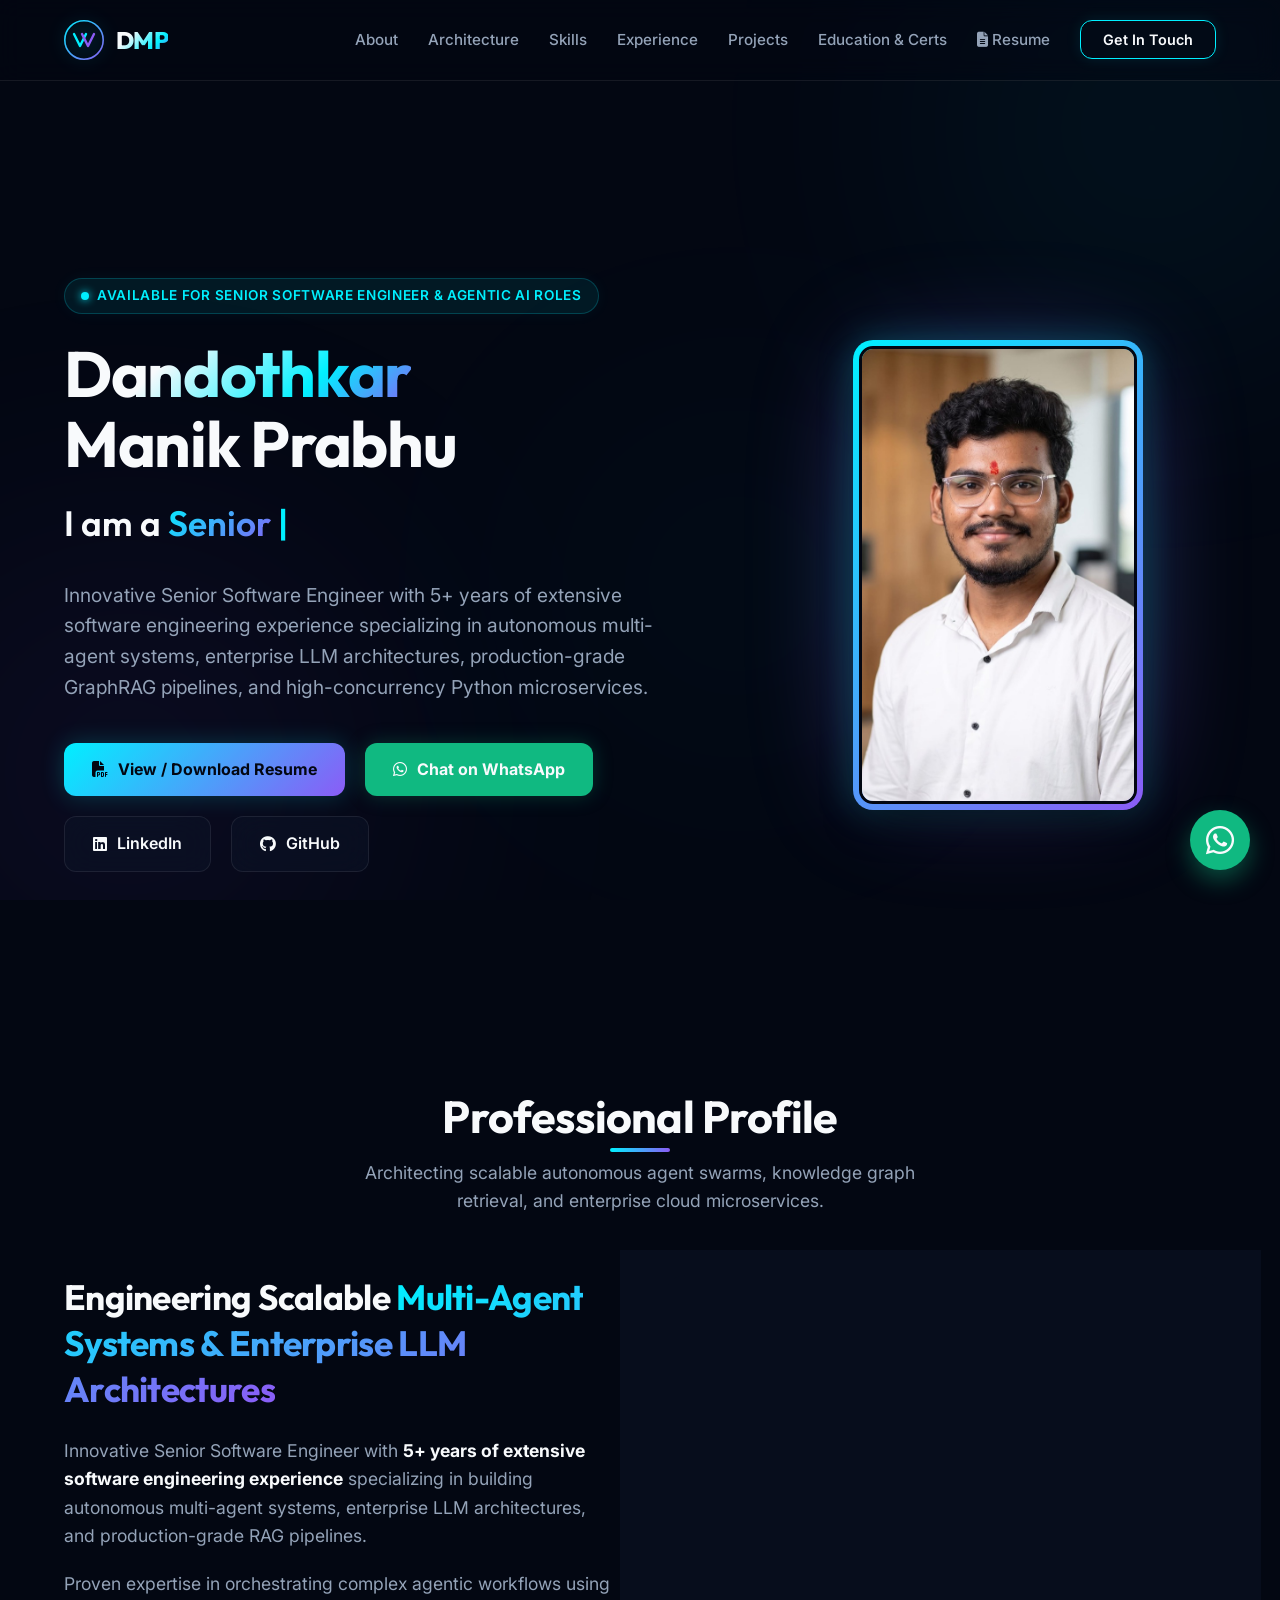
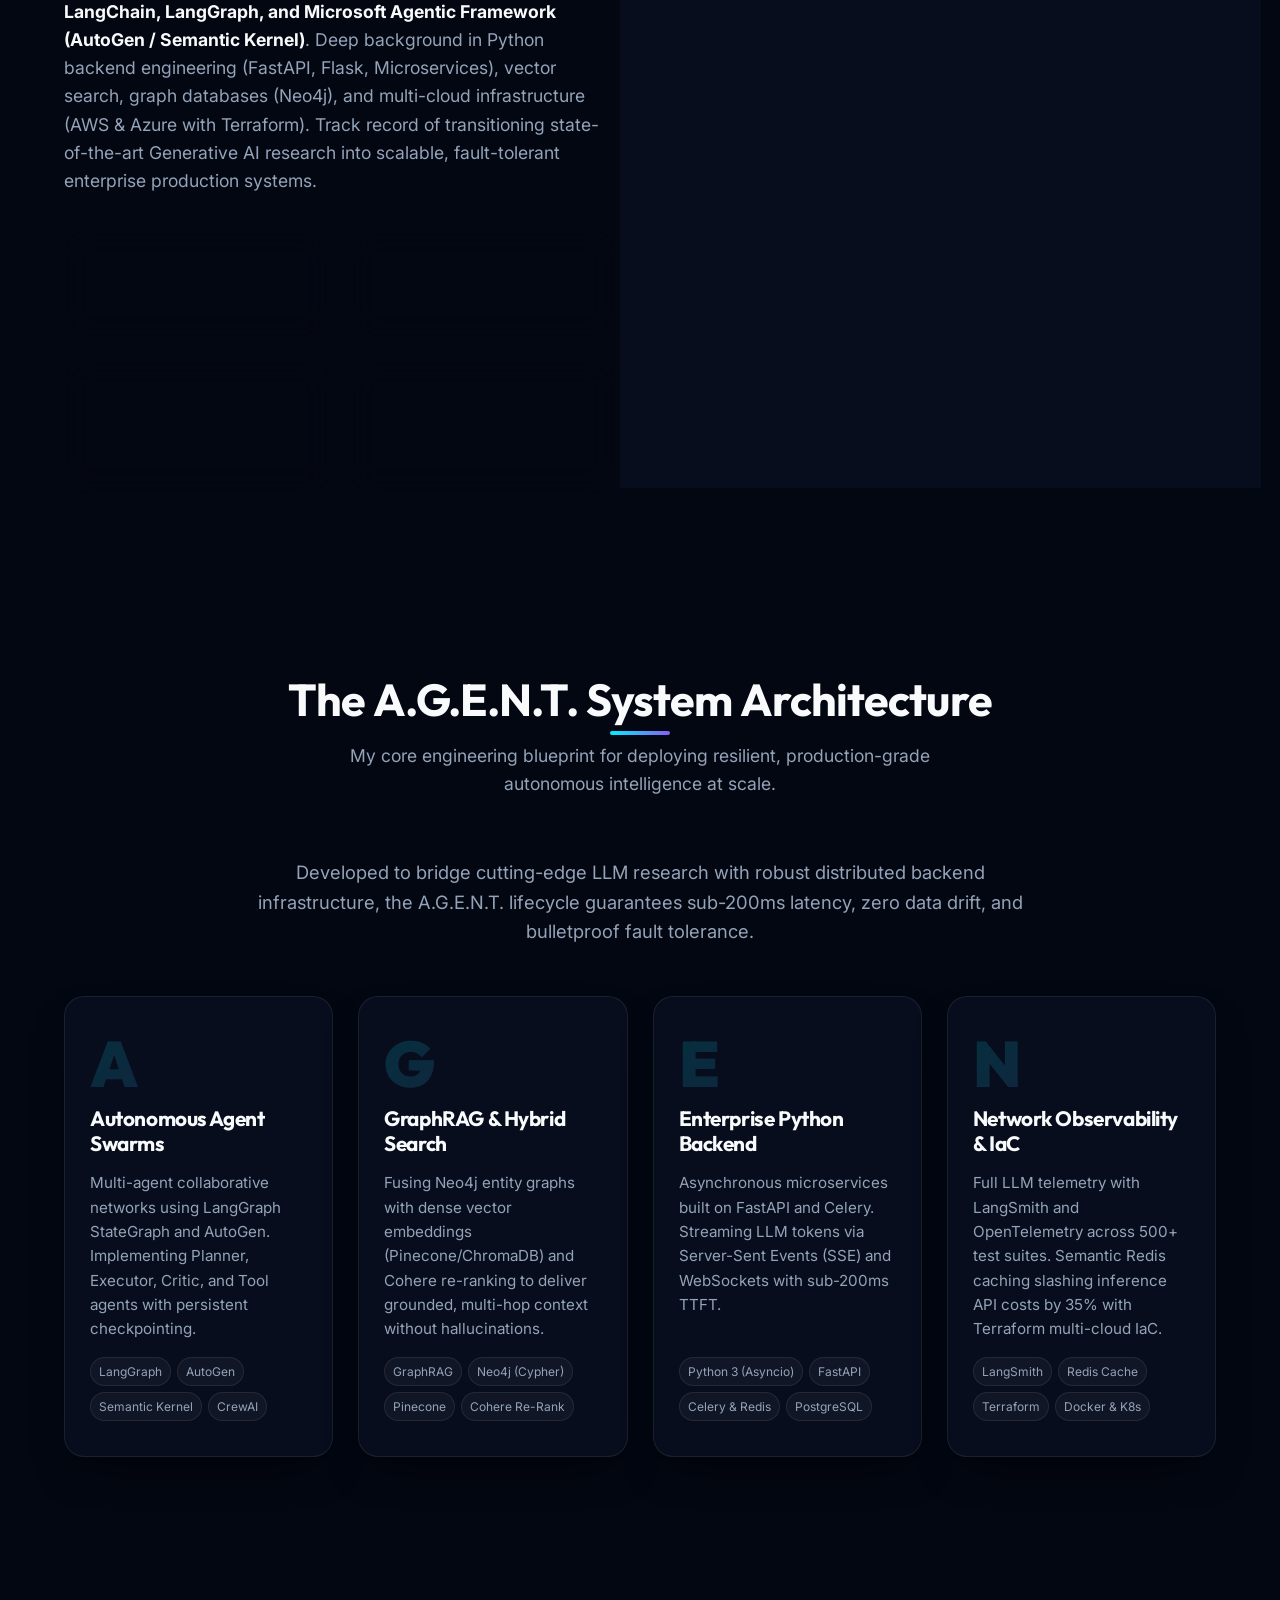
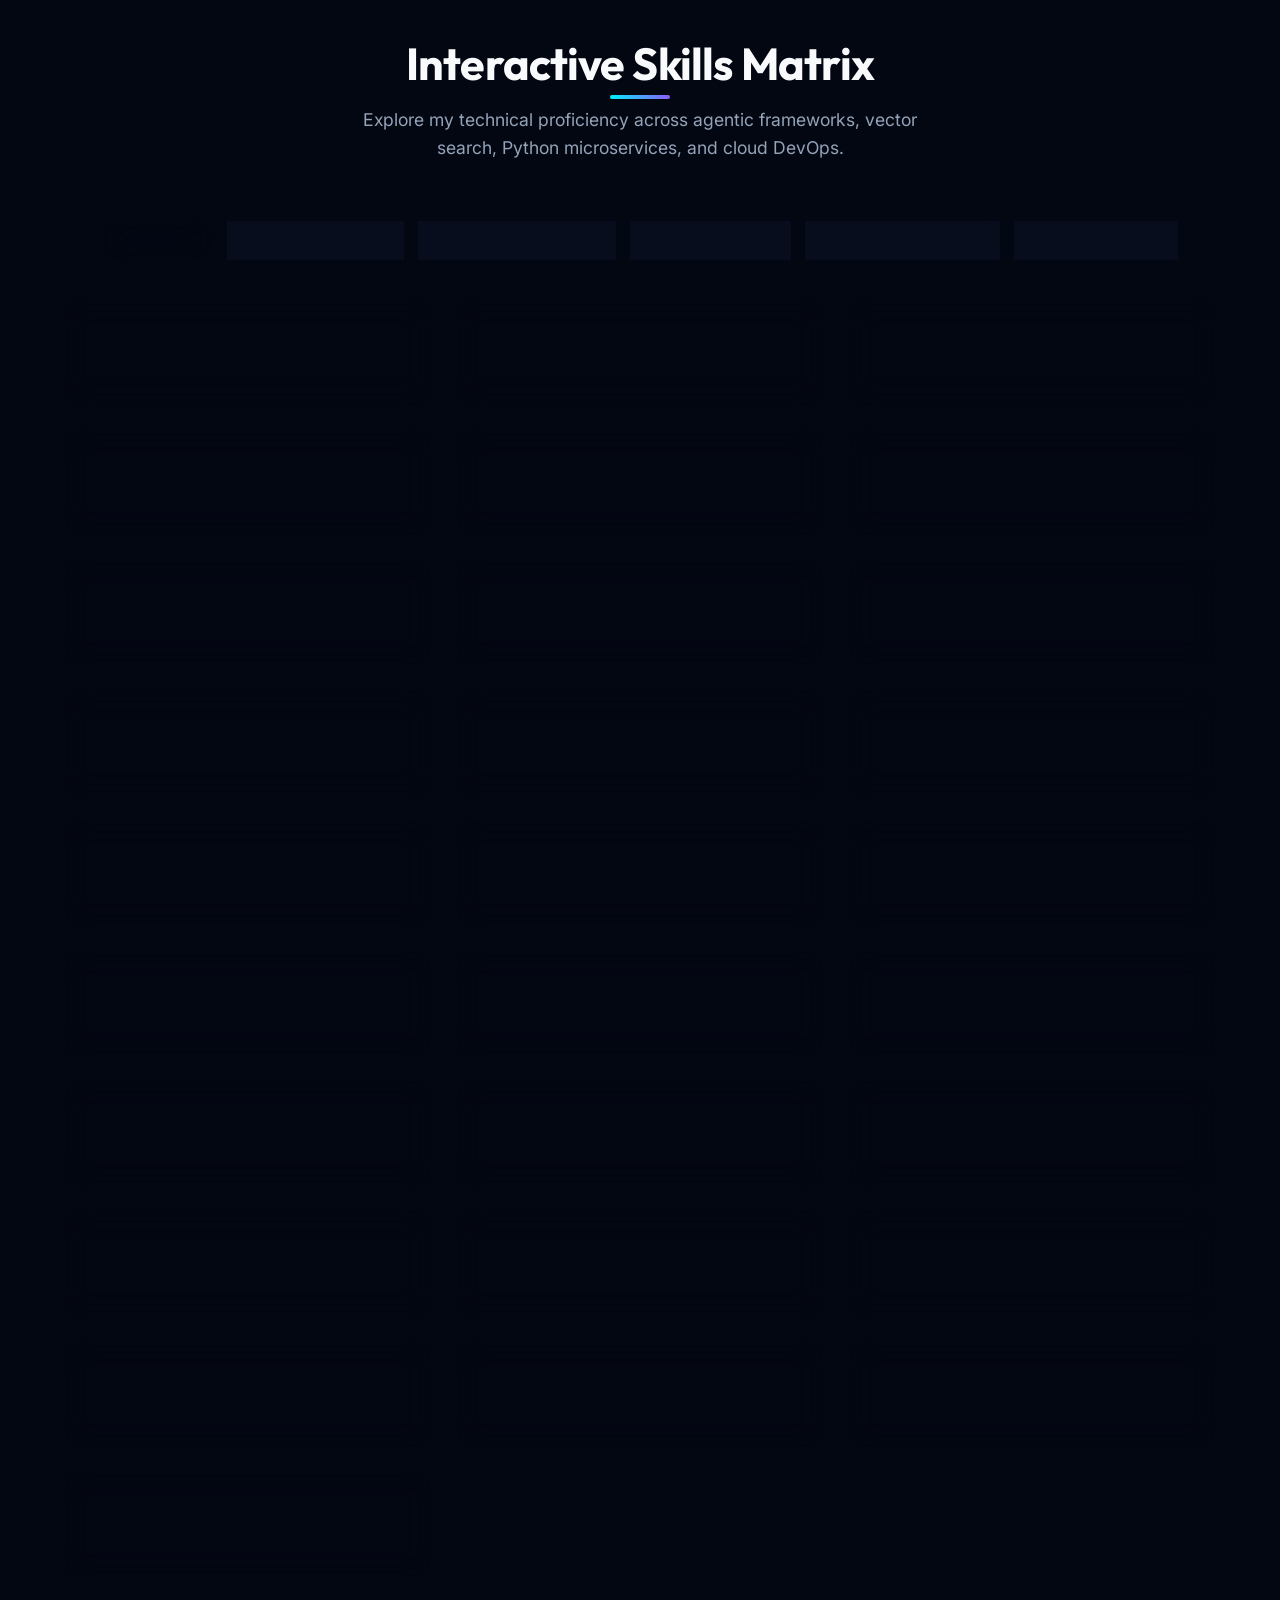
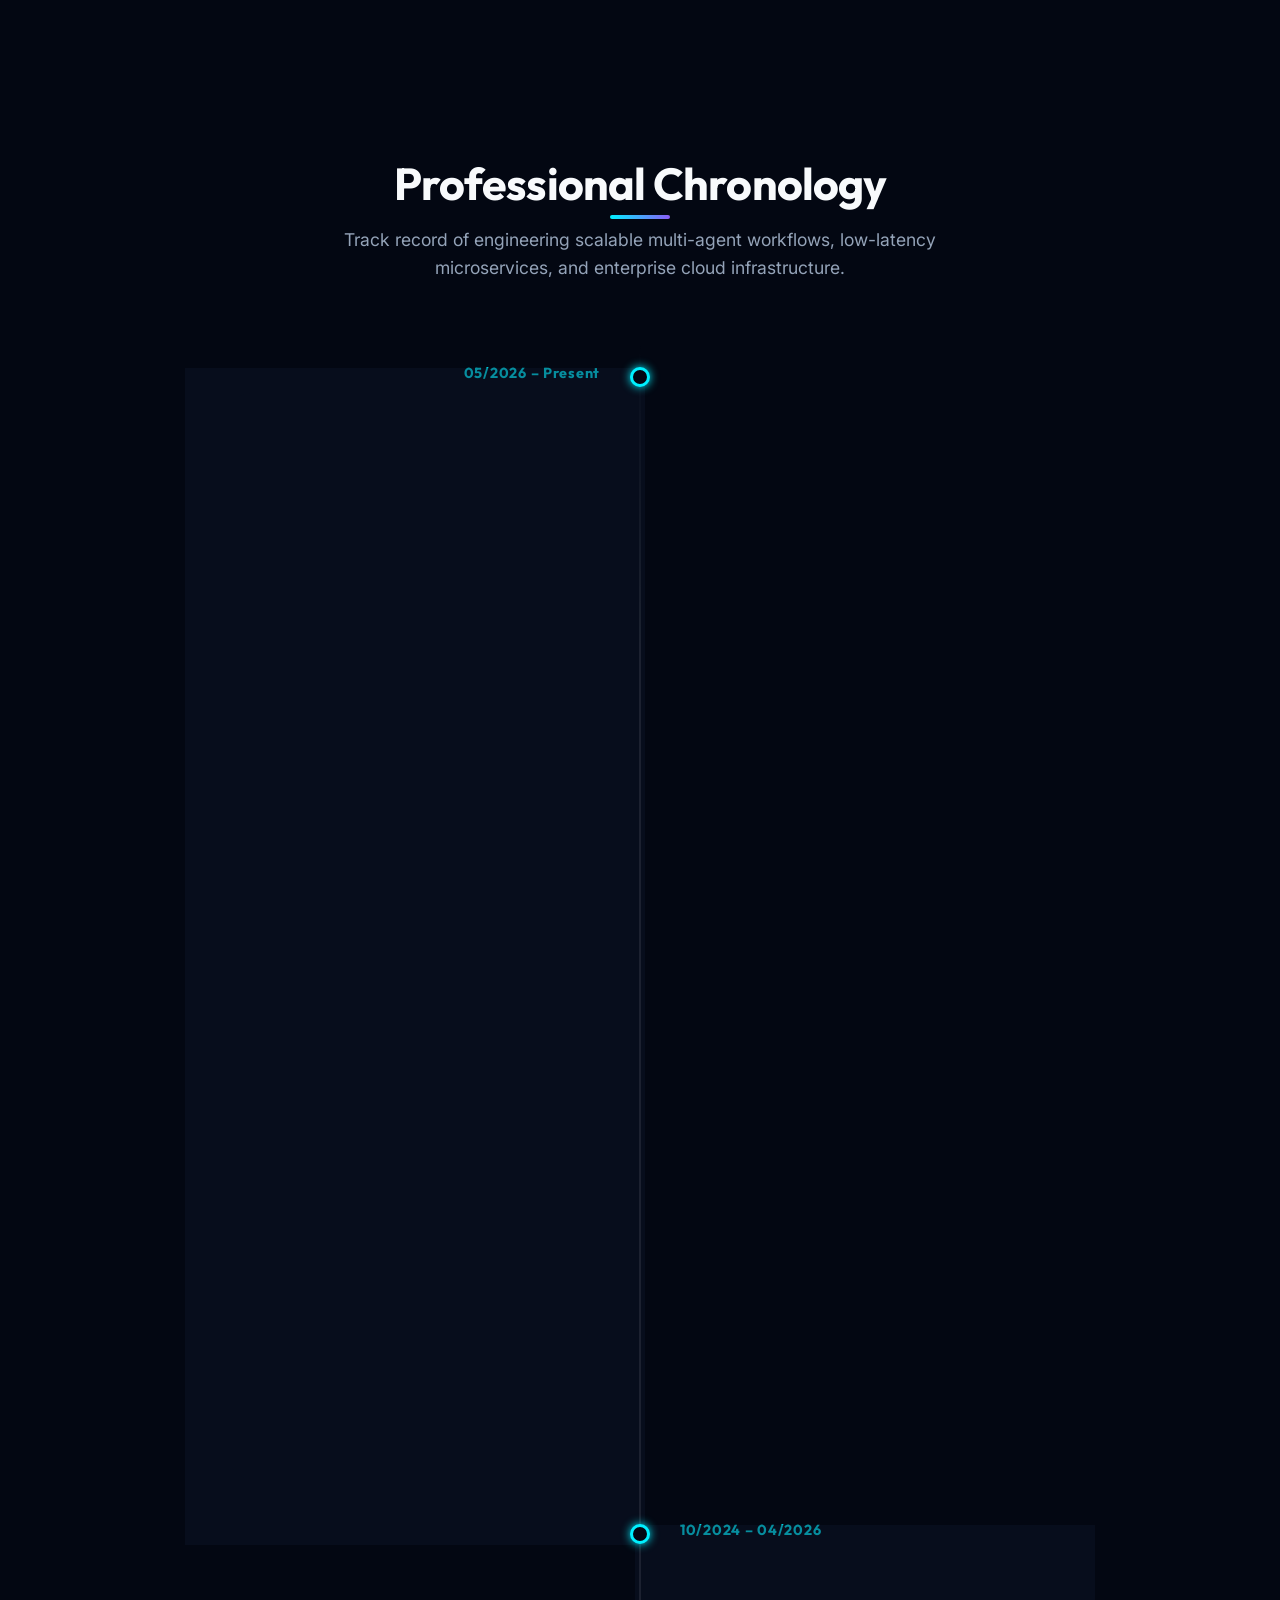
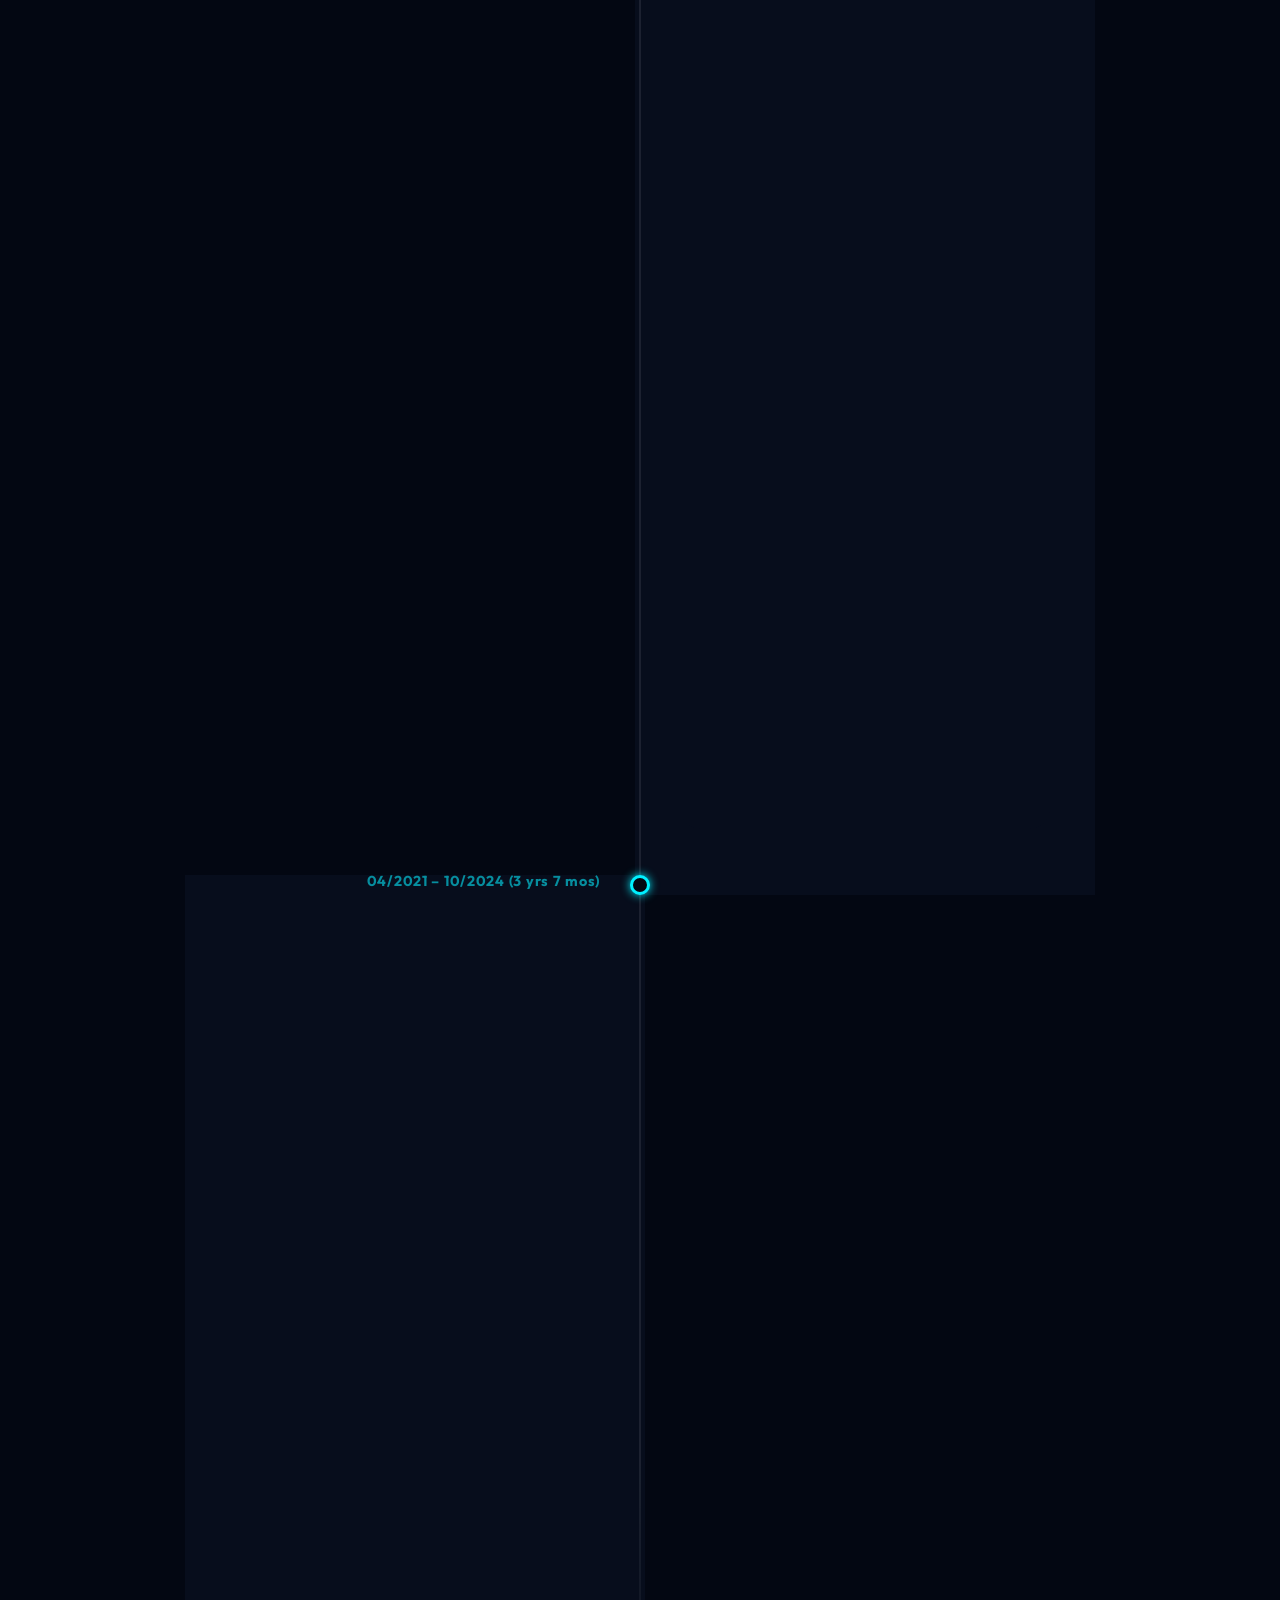
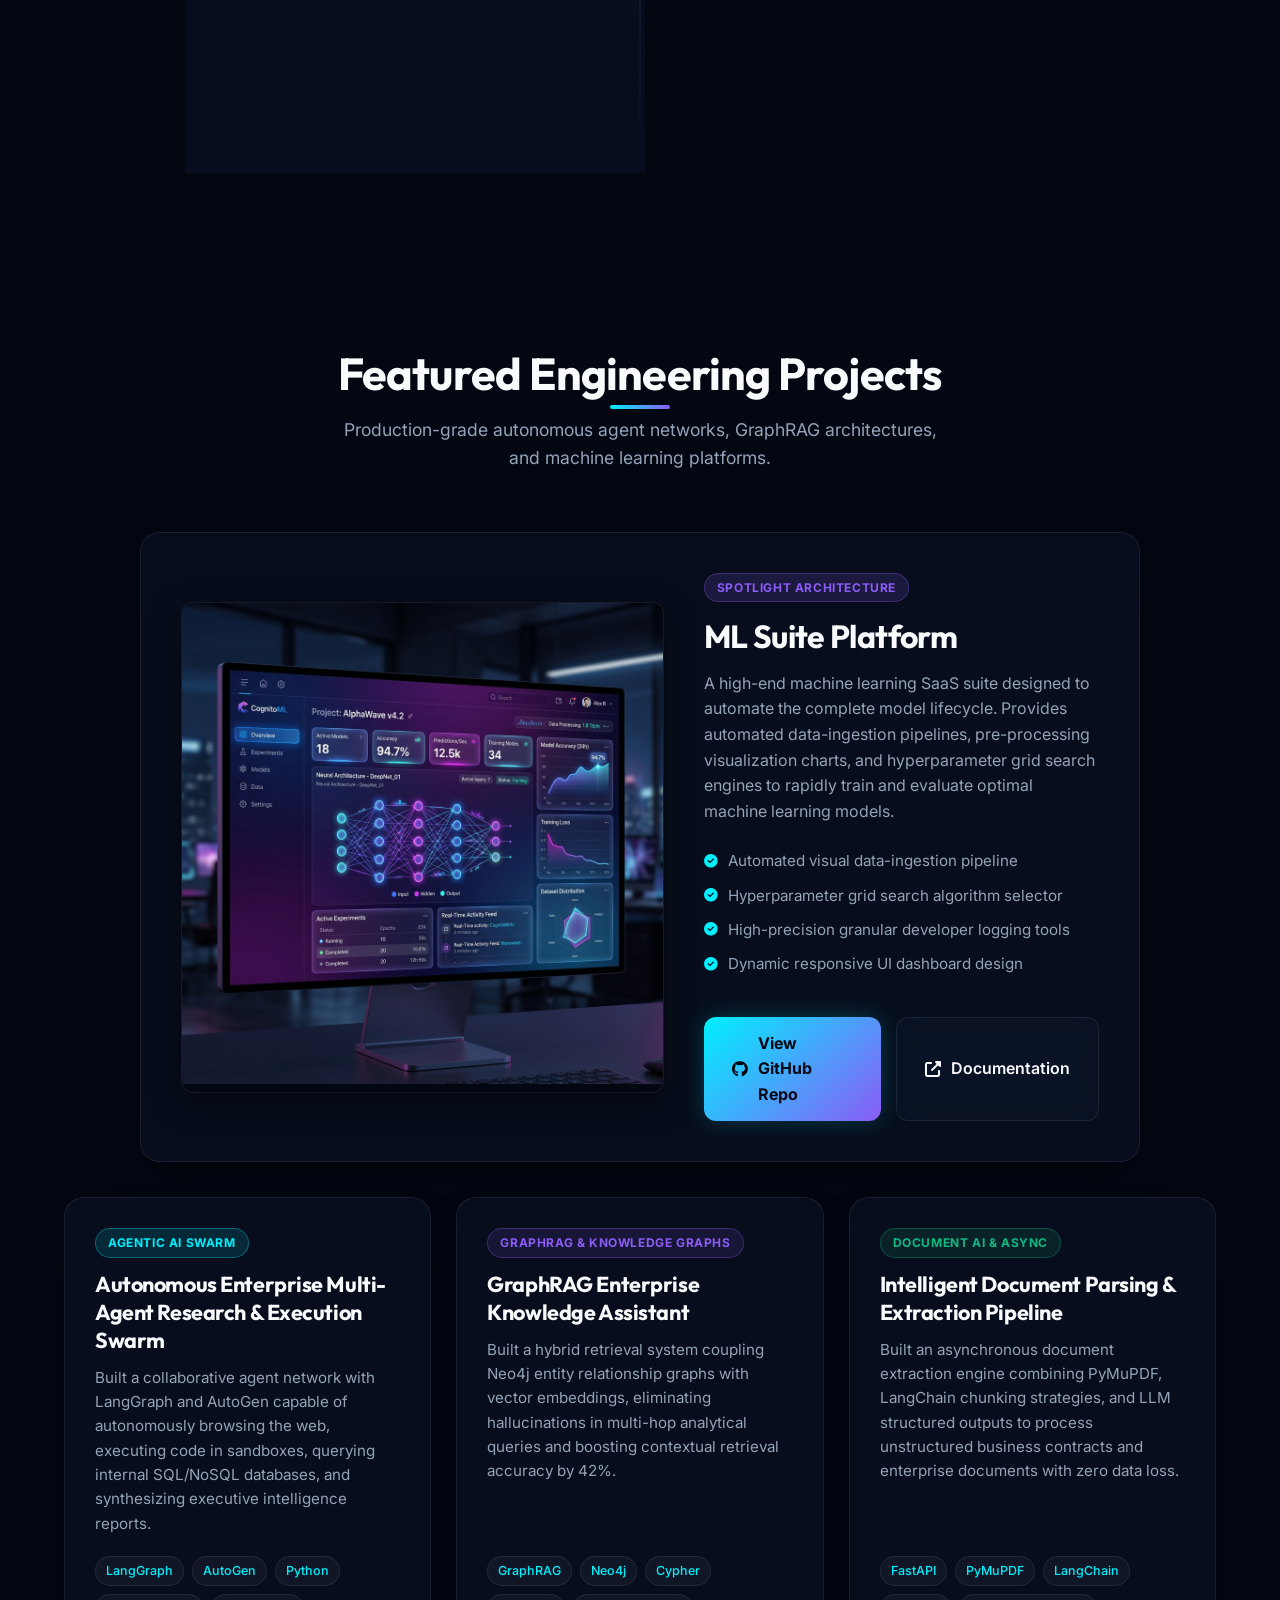
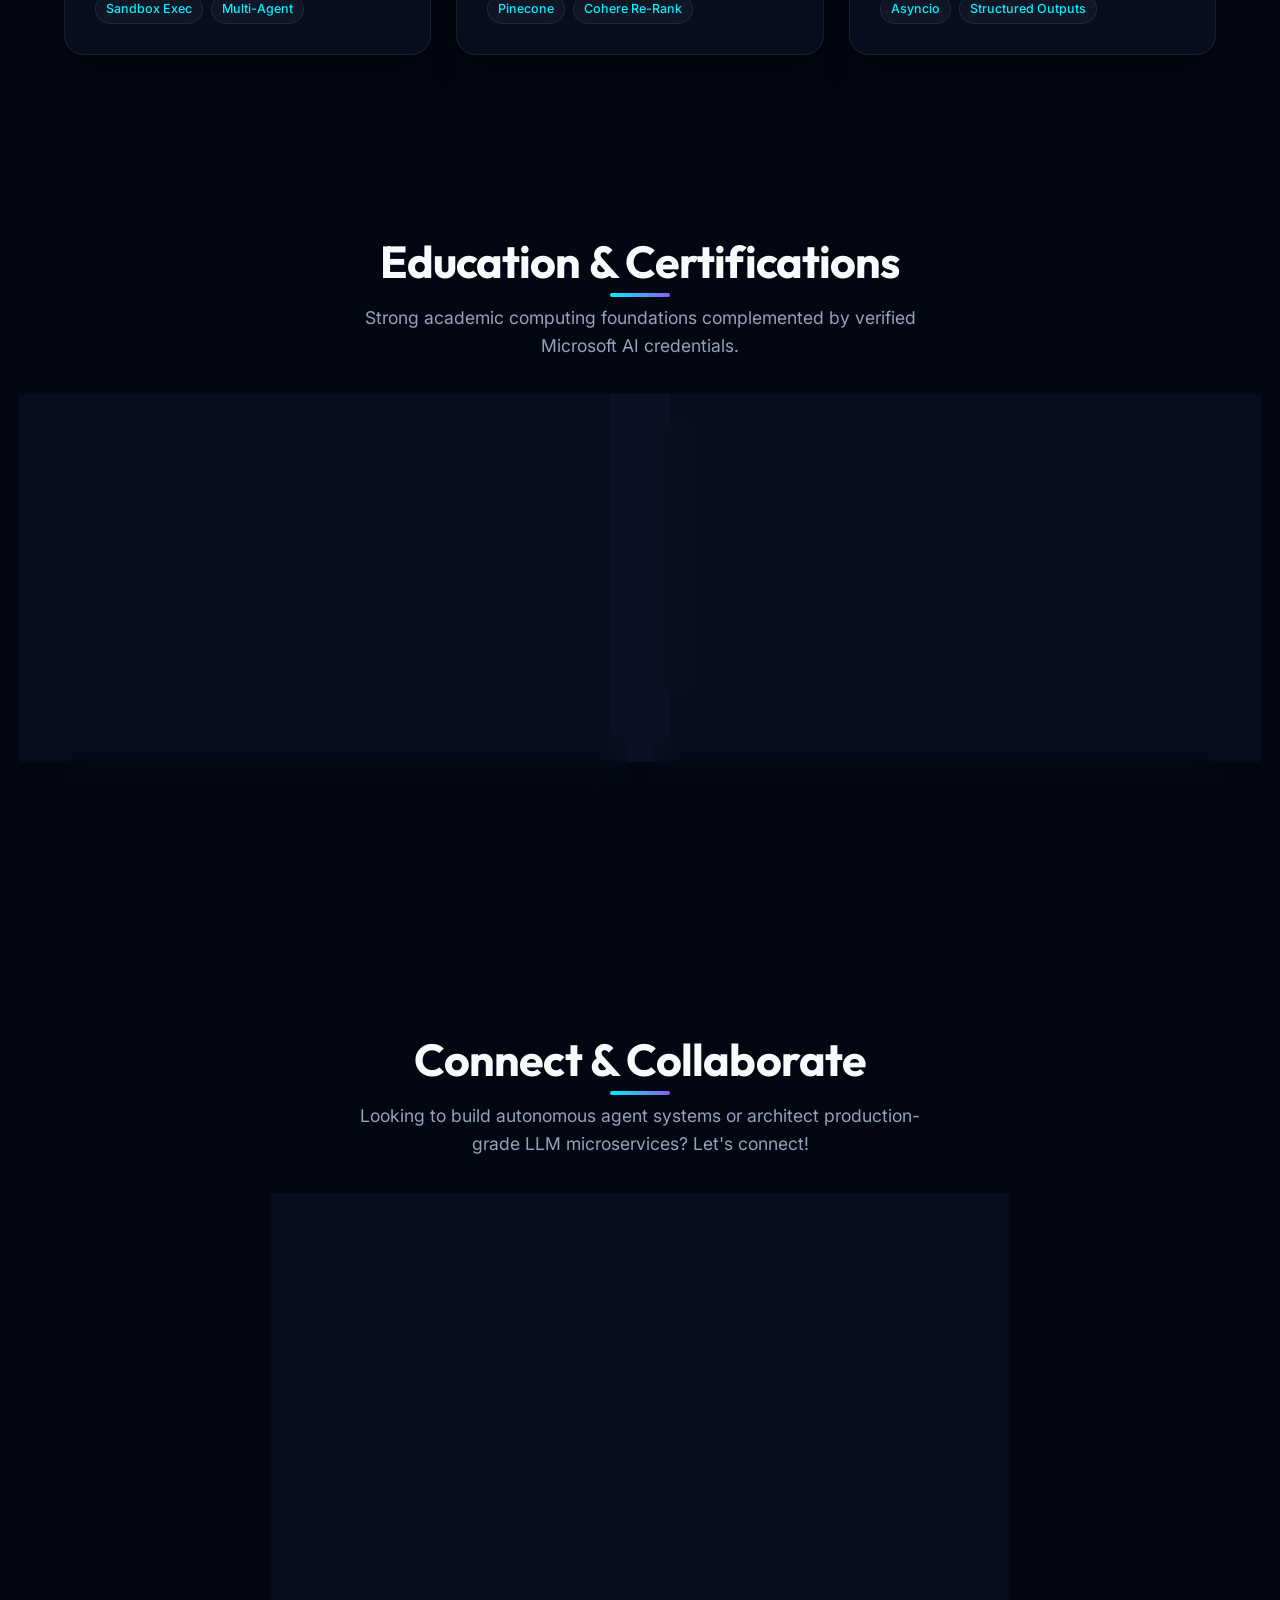
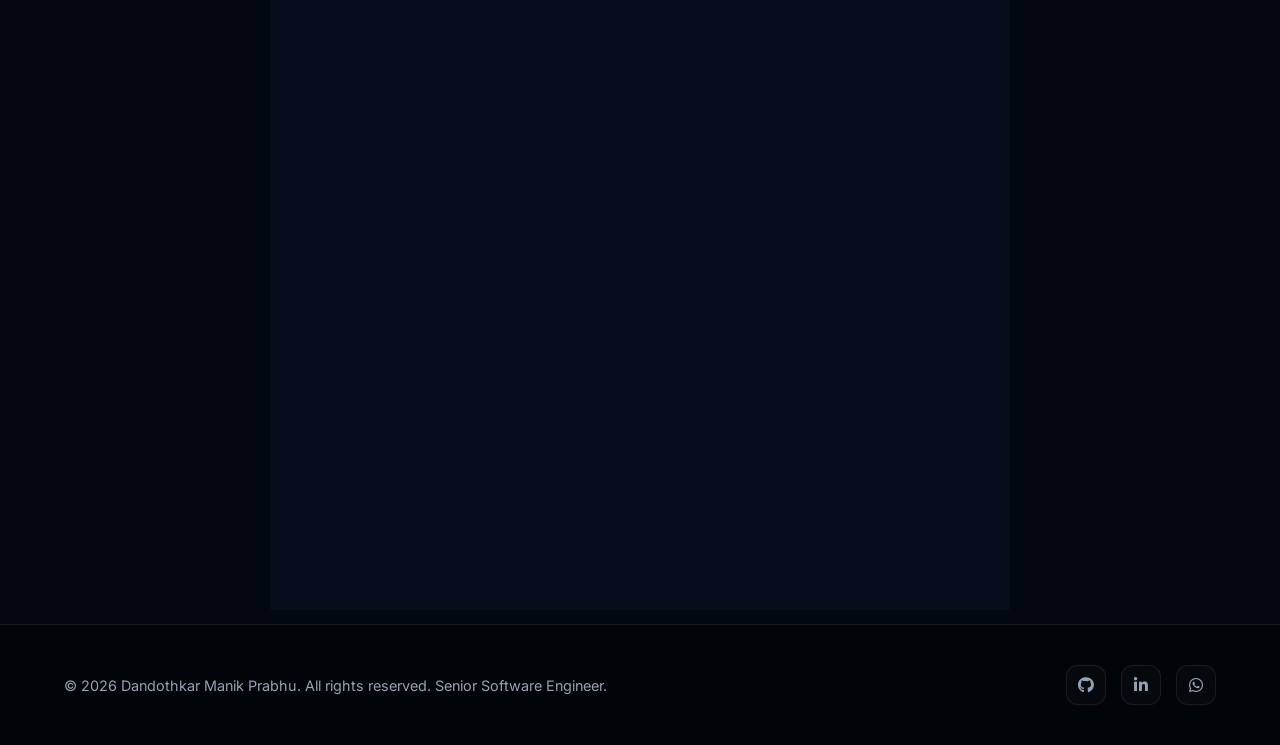
<file: index.html>
<!DOCTYPE html>
<html lang="en">

<head>
    <meta charset="UTF-8">
    <meta name="viewport" content="width=device-width, initial-scale=1.0">
    <meta name="description"
        content="Professional Portfolio of Dandothkar Manik Prabhu - Senior Software Engineer specializing in Autonomous Multi-Agent Systems, Enterprise LLM Architectures, GraphRAG, and Scalable Python Microservices.">
    <meta name="keywords"
        content="Dandothkar Manik Prabhu, Manik Prabhu, Senior Software Engineer, Senior AI Systems Engineer, LLM Solutions Architect, Agentic AI, LangGraph, LangChain, AutoGen, GraphRAG, Python, FastAPI, Docker, Kubernetes, AWS, Azure, Neo4j, Celery, Hyderabad">
    <meta name="author" content="Dandothkar Manik Prabhu">

    <!-- Open Graph (LinkedIn / Socials) -->
    <meta property="og:title" content="Dandothkar Manik Prabhu | Senior Software Engineer">
    <meta property="og:description"
        content="Senior Software Engineer with 5+ years of extensive software engineering experience specializing in autonomous multi-agent systems, enterprise LLM architectures, production-grade GraphRAG pipelines, and scalable Python microservices.">
    <meta property="og:image" content="manik_avatar.png">
    <meta property="og:type" content="website">

    <title>Dandothkar Manik Prabhu | Senior Software Engineer</title>

    <!-- CSS Stylesheets -->
    <link rel="stylesheet" href="style.css">

    <!-- FontAwesome Icons for modern tech styles -->
    <link rel="stylesheet" href="https://cdnjs.cloudflare.com/ajax/libs/font-awesome/6.4.0/css/all.min.css">
</head>

<body>

    <!-- Dynamic Glow Particles (Aesthetics) -->
    <div class="bg-glow-container" aria-hidden="true">
        <div class="bg-orb bg-orb-1"></div>
        <div class="bg-orb bg-orb-2"></div>
        <div class="bg-orb bg-orb-3"></div>
    </div>

    <!-- Frosted Glass Navbar -->
    <header class="header-glass">
        <nav class="navbar">
            <a href="#" class="logo-container" aria-label="Home">
                <svg class="logo-svg" viewBox="0 0 100 100" fill="none" xmlns="http://www.w3.org/2000/svg">
                    <circle cx="50" cy="50" r="48" stroke="url(#logo-grad)" stroke-width="4" />
                    <path d="M25 35 L40 65 L55 35" stroke="var(--primary)" stroke-width="6" stroke-linecap="round"
                        stroke-linejoin="round" />
                    <path d="M45 35 L60 65 L75 35" stroke="var(--secondary)" stroke-width="6" stroke-linecap="round"
                        stroke-linejoin="round" />
                    <defs>
                        <linearGradient id="logo-grad" x1="0" y1="0" x2="100" y2="100" gradientUnits="userSpaceOnUse">
                            <stop stop-color="var(--primary)" />
                            <stop offset="1" stop-color="var(--secondary)" />
                        </linearGradient>
                    </defs>
                </svg>
                <span class="logo-text gradient-text">DMP</span>
            </a>

            <button class="hamburger" aria-label="Toggle Menu">
                <span></span>
                <span></span>
                <span></span>
            </button>

            <ul class="nav-menu">
                <li><a href="#about" class="nav-link">About</a></li>
                <li><a href="#architecture" class="nav-link">Architecture</a></li>
                <li><a href="#skills" class="nav-link">Skills</a></li>
                <li><a href="#experience" class="nav-link">Experience</a></li>
                <li><a href="#projects" class="nav-link">Projects</a></li>
                <li><a href="#education" class="nav-link">Education & Certs</a></li>
                <li><a href="resume.html" target="_blank" class="nav-link"><i class="fas fa-file-alt"></i> Resume</a></li>
                <li><a href="#contact" class="nav-btn">Get In Touch</a></li>
            </ul>
        </nav>
    </header>

    <!-- Hero Section -->
    <main>
        <section class="hero-section" id="hero">
            <div class="hero-wrapper">
                <div class="hero-content">
                    <div class="hero-badge">
                        <span class="hero-badge-dot"></span>
                        Available for Senior Software Engineer & Agentic AI Roles
                    </div>
                    <h1>
                        <span class="gradient-text">Dandothkar</span><br>
                        <span>Manik Prabhu</span>
                    </h1>
                    <div class="hero-titles">
                        I am a <span id="typewriter-text" class="gradient-accent"></span><span
                            class="typewriter-cursor">|</span>
                    </div>
                    <p class="hero-description">
                        Innovative Senior Software Engineer with 5+ years of extensive software engineering experience
                        specializing in autonomous multi-agent systems, enterprise LLM architectures, production-grade
                        GraphRAG pipelines, and high-concurrency Python microservices.
                    </p>
                    <div class="hero-ctas">
                        <a href="resume.html" target="_blank" class="btn-primary">
                            <i class="fas fa-file-pdf"></i> View / Download Resume
                        </a>
                        <a href="#" class="btn-whatsapp whatsapp-route" id="hero-wa-btn">
                            <i class="fab fa-whatsapp"></i> Chat on WhatsApp
                        </a>
                        <a href="https://www.linkedin.com/in/manik-prabhu-aa440b1a0" target="_blank" rel="noopener noreferrer" class="btn-secondary">
                            <i class="fab fa-linkedin"></i> LinkedIn
                        </a>
                        <a href="https://github.com/manik305" target="_blank" rel="noopener noreferrer" class="btn-secondary">
                            <i class="fab fa-github"></i> GitHub
                        </a>
                    </div>
                </div>
                <div class="hero-avatar-box">
                    <div class="hero-avatar-glow"></div>
                    <div class="hero-avatar-frame">
                        <img src="manik_avatar.png" alt="Dandothkar Manik Prabhu Profile Photo"
                            class="hero-avatar-img">
                    </div>
                </div>
            </div>
        </section>

        <!-- Profile / About Me Section -->
        <section class="about-section reveal" id="about">
            <div class="section-header">
                <h2>Professional Profile</h2>
                <p>Architecting scalable autonomous agent swarms, knowledge graph retrieval, and enterprise cloud microservices.</p>
            </div>

            <div class="about-grid">
                <div class="about-left">
                    <h3>Engineering Scalable <span class="gradient-accent">Multi-Agent Systems & Enterprise LLM Architectures</span></h3>
                    <p>
                        Innovative Senior Software Engineer with <strong>5+ years of extensive software engineering experience</strong> specializing in building autonomous multi-agent systems, enterprise LLM architectures, and production-grade RAG pipelines.
                    </p>
                    <p>
                        Proven expertise in orchestrating complex agentic workflows using <strong>LangChain, LangGraph, and Microsoft Agentic Framework (AutoGen / Semantic Kernel)</strong>. Deep background in Python backend engineering (FastAPI, Flask, Microservices), vector search, graph databases (Neo4j), and multi-cloud infrastructure (AWS & Azure with Terraform). Track record of transitioning state-of-the-art Generative AI research into scalable, fault-tolerant enterprise production systems.
                    </p>
                    <div class="about-stats">
                        <div class="stat-card glass-panel">
                            <div class="stat-num">5+</div>
                            <div class="stat-label">Years Software Engineering & AI</div>
                        </div>
                        <div class="stat-card glass-panel">
                            <div class="stat-num">42%</div>
                            <div class="stat-label">GraphRAG Accuracy Boost</div>
                        </div>
                        <div class="stat-card glass-panel">
                            <div class="stat-num">35%</div>
                            <div class="stat-label">LLM Cost Slashed (Redis Cache)</div>
                        </div>
                        <div class="stat-card glass-panel">
                            <div class="stat-num">100K+</div>
                            <div class="stat-label">Daily Async Events Processed</div>
                        </div>
                    </div>
                </div>

                <div class="about-right-card glass-panel">
                    <h4><i class="fas fa-microchip"></i> Core Engineering Pillars</h4>
                    <ul class="about-bullets">
                        <li><strong>Autonomous Multi-Agent Swarms:</strong> Designing stateful multi-agent systems with LangGraph StateGraph, dynamic tool calling, human-in-the-loop checkpoints, and specialized agent teams (Planner, Executor, Critic).</li>
                        <li><strong>Enterprise GraphRAG & Hybrid Search:</strong> Coupling Neo4j knowledge graphs with dense vector retrieval (Pinecone, ChromaDB) and Cohere re-ranking to eliminate hallucinations in multi-hop analytical queries.</li>
                        <li><strong>High-Performance Python Microservices:</strong> Developing asynchronous API gateways using FastAPI, supporting streaming LLM responses via Server-Sent Events (SSE) and WebSockets with sub-200ms TTFT.</li>
                        <li><strong>Multi-Cloud Infrastructure (IaC):</strong> Provisioning automated container clusters across Microsoft Azure (Azure OpenAI, Container Apps) and AWS (ECS, Lambda, S3, RDS) via Terraform modules.</li>
                        <li><strong>LLM Observability & MLOps:</strong> Implementing full-stack tracing, latency monitoring, token consumption optimization, and regression testing with LangSmith and OpenTelemetry across 500+ test suites.</li>
                    </ul>
                </div>
            </div>
        </section>

        <!-- Signature Architecture: The A.G.E.N.T. Framework -->
        <section class="dirt-section reveal" id="architecture">
            <div class="section-header">
                <h2>The A.G.E.N.T. System Architecture</h2>
                <p>My core engineering blueprint for deploying resilient, production-grade autonomous intelligence at scale.</p>
            </div>

            <div class="dirt-intro">
                Developed to bridge cutting-edge LLM research with robust distributed backend infrastructure, the A.G.E.N.T. lifecycle guarantees sub-200ms latency, zero data drift, and bulletproof fault tolerance.
            </div>

            <div class="dirt-grid">
                <!-- A Card -->
                <div class="dirt-card glass-panel">
                    <div class="dirt-letter">A</div>
                    <h3 class="dirt-title">Autonomous Agent Swarms</h3>
                    <p class="dirt-desc">Multi-agent collaborative networks using LangGraph StateGraph and AutoGen. Implementing Planner, Executor, Critic, and Tool agents with persistent checkpointing.</p>
                    <div class="dirt-pills">
                        <span class="dirt-pill">LangGraph</span>
                        <span class="dirt-pill">AutoGen</span>
                        <span class="dirt-pill">Semantic Kernel</span>
                        <span class="dirt-pill">CrewAI</span>
                    </div>
                </div>

                <!-- G Card -->
                <div class="dirt-card glass-panel">
                    <div class="dirt-letter">G</div>
                    <h3 class="dirt-title">GraphRAG & Hybrid Search</h3>
                    <p class="dirt-desc">Fusing Neo4j entity graphs with dense vector embeddings (Pinecone/ChromaDB) and Cohere re-ranking to deliver grounded, multi-hop context without hallucinations.</p>
                    <div class="dirt-pills">
                        <span class="dirt-pill">GraphRAG</span>
                        <span class="dirt-pill">Neo4j (Cypher)</span>
                        <span class="dirt-pill">Pinecone</span>
                        <span class="dirt-pill">Cohere Re-Rank</span>
                    </div>
                </div>

                <!-- E Card -->
                <div class="dirt-card glass-panel">
                    <div class="dirt-letter">E</div>
                    <h3 class="dirt-title">Enterprise Python Backend</h3>
                    <p class="dirt-desc">Asynchronous microservices built on FastAPI and Celery. Streaming LLM tokens via Server-Sent Events (SSE) and WebSockets with sub-200ms TTFT.</p>
                    <div class="dirt-pills">
                        <span class="dirt-pill">Python 3 (Asyncio)</span>
                        <span class="dirt-pill">FastAPI</span>
                        <span class="dirt-pill">Celery & Redis</span>
                        <span class="dirt-pill">PostgreSQL</span>
                    </div>
                </div>

                <!-- N Card -->
                <div class="dirt-card glass-panel">
                    <div class="dirt-letter">N</div>
                    <h3 class="dirt-title">Network Observability & IaC</h3>
                    <p class="dirt-desc">Full LLM telemetry with LangSmith and OpenTelemetry across 500+ test suites. Semantic Redis caching slashing inference API costs by 35% with Terraform multi-cloud IaC.</p>
                    <div class="dirt-pills">
                        <span class="dirt-pill">LangSmith</span>
                        <span class="dirt-pill">Redis Cache</span>
                        <span class="dirt-pill">Terraform</span>
                        <span class="dirt-pill">Docker & K8s</span>
                    </div>
                </div>
            </div>
        </section>

        <!-- Core Skills Section -->
        <section class="skills-section reveal" id="skills">
            <div class="section-header">
                <h2>Interactive Skills Matrix</h2>
                <p>Explore my technical proficiency across agentic frameworks, vector search, Python microservices, and cloud DevOps.</p>
            </div>

            <div class="skills-container">
                <div class="skills-filter">
                    <button class="filter-btn active" data-filter="all">All Skills</button>
                    <button class="filter-btn" data-filter="ai">Agentic AI & LLMs</button>
                    <button class="filter-btn" data-filter="rag">RAG & Vector Search</button>
                    <button class="filter-btn" data-filter="backend">Backend & APIs</button>
                    <button class="filter-btn" data-filter="db">Databases & Storage</button>
                    <button class="filter-btn" data-filter="cloud">Cloud & DevOps</button>
                </div>

                <div class="skills-grid">
                    <!-- Agentic AI & LLMs Skills -->
                    <div class="skill-card glass-panel" data-category="ai">
                        <div class="skill-icon-box"><i class="fas fa-project-diagram"></i></div>
                        <div class="skill-info">
                            <h3 class="skill-name">LangGraph (StateGraph & Supervisors)</h3>
                            <div class="skill-level-container">
                                <div class="skill-level-bar" data-level="95%"></div>
                            </div>
                        </div>
                    </div>
                    <div class="skill-card glass-panel" data-category="ai">
                        <div class="skill-icon-box"><i class="fab fa-microsoft"></i></div>
                        <div class="skill-info">
                            <h3 class="skill-name">Microsoft Agentic (AutoGen / Semantic Kernel)</h3>
                            <div class="skill-level-container">
                                <div class="skill-level-bar" data-level="92%"></div>
                            </div>
                        </div>
                    </div>
                    <div class="skill-card glass-panel" data-category="ai">
                        <div class="skill-icon-box"><i class="fas fa-link"></i></div>
                        <div class="skill-info">
                            <h3 class="skill-name">LangChain & CrewAI Frameworks</h3>
                            <div class="skill-level-container">
                                <div class="skill-level-bar" data-level="90%"></div>
                            </div>
                        </div>
                    </div>
                    <div class="skill-card glass-panel" data-category="ai">
                        <div class="skill-icon-box"><i class="fas fa-brain"></i></div>
                        <div class="skill-info">
                            <h3 class="skill-name">OpenAI GPT-4o & Anthropic Claude APIs</h3>
                            <div class="skill-level-container">
                                <div class="skill-level-bar" data-level="94%"></div>
                            </div>
                        </div>
                    </div>
                    <div class="skill-card glass-panel" data-category="ai">
                        <div class="skill-icon-box"><i class="fas fa-code"></i></div>
                        <div class="skill-info">
                            <h3 class="skill-name">Function Calling & Structured Outputs</h3>
                            <div class="skill-level-container">
                                <div class="skill-level-bar" data-level="92%"></div>
                            </div>
                        </div>
                    </div>
                    <div class="skill-card glass-panel" data-category="ai">
                        <div class="skill-icon-box"><i class="fas fa-chart-line"></i></div>
                        <div class="skill-info">
                            <h3 class="skill-name">LangSmith Tracing & Model Evaluation</h3>
                            <div class="skill-level-container">
                                <div class="skill-level-bar" data-level="88%"></div>
                            </div>
                        </div>
                    </div>

                    <!-- RAG & Vector Search Skills -->
                    <div class="skill-card glass-panel" data-category="rag">
                        <div class="skill-icon-box"><i class="fas fa-network-wired"></i></div>
                        <div class="skill-info">
                            <h3 class="skill-name">GraphRAG & Knowledge Graphs</h3>
                            <div class="skill-level-container">
                                <div class="skill-level-bar" data-level="92%"></div>
                            </div>
                        </div>
                    </div>
                    <div class="skill-card glass-panel" data-category="rag">
                        <div class="skill-icon-box"><i class="fas fa-search"></i></div>
                        <div class="skill-info">
                            <h3 class="skill-name">Hybrid Search (Dense + Sparse)</h3>
                            <div class="skill-level-container">
                                <div class="skill-level-bar" data-level="90%"></div>
                            </div>
                        </div>
                    </div>
                    <div class="skill-card glass-panel" data-category="rag">
                        <div class="skill-icon-box"><i class="fas fa-filter"></i></div>
                        <div class="skill-info">
                            <h3 class="skill-name">Cohere Re-ranking & Context Compression</h3>
                            <div class="skill-level-container">
                                <div class="skill-level-bar" data-level="88%"></div>
                            </div>
                        </div>
                    </div>
                    <div class="skill-card glass-panel" data-category="rag">
                        <div class="skill-icon-box"><i class="fas fa-layer-group"></i></div>
                        <div class="skill-info">
                            <h3 class="skill-name">Chunking Strategies & Self-Querying</h3>
                            <div class="skill-level-container">
                                <div class="skill-level-bar" data-level="90%"></div>
                            </div>
                        </div>
                    </div>

                    <!-- Backend & APIs Skills -->
                    <div class="skill-card glass-panel" data-category="backend">
                        <div class="skill-icon-box"><i class="fab fa-python"></i></div>
                        <div class="skill-info">
                            <h3 class="skill-name">Python 3 & Asyncio (5+ Yrs)</h3>
                            <div class="skill-level-container">
                                <div class="skill-level-bar" data-level="96%"></div>
                            </div>
                        </div>
                    </div>
                    <div class="skill-card glass-panel" data-category="backend">
                        <div class="skill-icon-box"><i class="fas fa-bolt"></i></div>
                        <div class="skill-info">
                            <h3 class="skill-name">FastAPI & Flask Microservices</h3>
                            <div class="skill-level-container">
                                <div class="skill-level-bar" data-level="94%"></div>
                            </div>
                        </div>
                    </div>
                    <div class="skill-card glass-panel" data-category="backend">
                        <div class="skill-icon-box"><i class="fas fa-stream"></i></div>
                        <div class="skill-info">
                            <h3 class="skill-name">Server-Sent Events (SSE) & WebSockets</h3>
                            <div class="skill-level-container">
                                <div class="skill-level-bar" data-level="92%"></div>
                            </div>
                        </div>
                    </div>
                    <div class="skill-card glass-panel" data-category="backend">
                        <div class="skill-icon-box"><i class="fas fa-tasks"></i></div>
                        <div class="skill-info">
                            <h3 class="skill-name">Celery Distributed Task Queues</h3>
                            <div class="skill-level-container">
                                <div class="skill-level-bar" data-level="88%"></div>
                            </div>
                        </div>
                    </div>
                    <div class="skill-card glass-panel" data-category="backend">
                        <div class="skill-icon-box"><i class="fas fa-plug"></i></div>
                        <div class="skill-info">
                            <h3 class="skill-name">RESTful APIs & Microservices Design</h3>
                            <div class="skill-level-container">
                                <div class="skill-level-bar" data-level="94%"></div>
                            </div>
                        </div>
                    </div>
                    <div class="skill-card glass-panel" data-category="backend">
                        <div class="skill-icon-box"><i class="fas fa-check-double"></i></div>
                        <div class="skill-info">
                            <h3 class="skill-name">Pytest & Automated Test Suites</h3>
                            <div class="skill-level-container">
                                <div class="skill-level-bar" data-level="90%"></div>
                            </div>
                        </div>
                    </div>

                    <!-- Databases & Storage Skills -->
                    <div class="skill-card glass-panel" data-category="db">
                        <div class="skill-icon-box"><i class="fas fa-database"></i></div>
                        <div class="skill-info">
                            <h3 class="skill-name">PostgreSQL & Relational Schemas</h3>
                            <div class="skill-level-container">
                                <div class="skill-level-bar" data-level="92%"></div>
                            </div>
                        </div>
                    </div>
                    <div class="skill-card glass-panel" data-category="db">
                        <div class="skill-icon-box"><i class="fas fa-share-alt"></i></div>
                        <div class="skill-info">
                            <h3 class="skill-name">Neo4j Graph Database (Cypher)</h3>
                            <div class="skill-level-container">
                                <div class="skill-level-bar" data-level="90%"></div>
                            </div>
                        </div>
                    </div>
                    <div class="skill-card glass-panel" data-category="db">
                        <div class="skill-icon-box"><i class="fas fa-cube"></i></div>
                        <div class="skill-info">
                            <h3 class="skill-name">Pinecone, ChromaDB & FAISS Vector DBs</h3>
                            <div class="skill-level-container">
                                <div class="skill-level-bar" data-level="92%"></div>
                            </div>
                        </div>
                    </div>
                    <div class="skill-card glass-panel" data-category="db">
                        <div class="skill-icon-box"><i class="fas fa-memory"></i></div>
                        <div class="skill-info">
                            <h3 class="skill-name">Redis & Semantic In-Memory Caching</h3>
                            <div class="skill-level-container">
                                <div class="skill-level-bar" data-level="94%"></div>
                            </div>
                        </div>
                    </div>
                    <div class="skill-card glass-panel" data-category="db">
                        <div class="skill-icon-box"><i class="fas fa-server"></i></div>
                        <div class="skill-info">
                            <h3 class="skill-name">MongoDB & MySQL</h3>
                            <div class="skill-level-container">
                                <div class="skill-level-bar" data-level="86%"></div>
                            </div>
                        </div>
                    </div>
                    <div class="skill-card glass-panel" data-category="db">
                        <div class="skill-icon-box"><i class="fas fa-boxes"></i></div>
                        <div class="skill-info">
                            <h3 class="skill-name">pgvector & Weaviate</h3>
                            <div class="skill-level-container">
                                <div class="skill-level-bar" data-level="85%"></div>
                            </div>
                        </div>
                    </div>

                    <!-- Cloud & DevOps Skills -->
                    <div class="skill-card glass-panel" data-category="cloud">
                        <div class="skill-icon-box"><i class="fab fa-microsoft"></i></div>
                        <div class="skill-info">
                            <h3 class="skill-name">Microsoft Azure & Azure OpenAI</h3>
                            <div class="skill-level-container">
                                <div class="skill-level-bar" data-level="90%"></div>
                            </div>
                        </div>
                    </div>
                    <div class="skill-card glass-panel" data-category="cloud">
                        <div class="skill-icon-box"><i class="fab fa-aws"></i></div>
                        <div class="skill-info">
                            <h3 class="skill-name">AWS Cloud (ECS, Lambda, S3, RDS)</h3>
                            <div class="skill-level-container">
                                <div class="skill-level-bar" data-level="88%"></div>
                            </div>
                        </div>
                    </div>
                    <div class="skill-card glass-panel" data-category="cloud">
                        <div class="skill-icon-box"><i class="fas fa-terminal"></i></div>
                        <div class="skill-info">
                            <h3 class="skill-name">Terraform (Infrastructure as Code)</h3>
                            <div class="skill-level-container">
                                <div class="skill-level-bar" data-level="86%"></div>
                            </div>
                        </div>
                    </div>
                    <div class="skill-card glass-panel" data-category="cloud">
                        <div class="skill-icon-box"><i class="fab fa-docker"></i></div>
                        <div class="skill-info">
                            <h3 class="skill-name">Docker Containerization</h3>
                            <div class="skill-level-container">
                                <div class="skill-level-bar" data-level="92%"></div>
                            </div>
                        </div>
                    </div>
                    <div class="skill-card glass-panel" data-category="cloud">
                        <div class="skill-icon-box"><i class="fas fa-dharmachakra"></i></div>
                        <div class="skill-info">
                            <h3 class="skill-name">Kubernetes (K8s) Orchestration</h3>
                            <div class="skill-level-container">
                                <div class="skill-level-bar" data-level="84%"></div>
                            </div>
                        </div>
                    </div>
                    <div class="skill-card glass-panel" data-category="cloud">
                        <div class="skill-icon-box"><i class="fab fa-github"></i></div>
                        <div class="skill-info">
                            <h3 class="skill-name">GitHub Actions CI/CD Automation</h3>
                            <div class="skill-level-container">
                                <div class="skill-level-bar" data-level="90%"></div>
                            </div>
                        </div>
                    </div>
                </div>
            </div>
        </section>

        <!-- Work Experience Timeline Section -->
        <section class="experience-section reveal" id="experience">
            <div class="section-header">
                <h2>Professional Chronology</h2>
                <p>Track record of engineering scalable multi-agent workflows, low-latency microservices, and enterprise cloud infrastructure.</p>
            </div>

            <div class="timeline-container">
                <!-- Digio Click -->
                <div class="timeline-item">
                    <div class="timeline-dot"></div>
                    <div class="timeline-date">05/2026 – Present</div>
                    <div class="timeline-panel glass-panel">
                        <h3>Senior Software Engineer – AI Innovation & Agentic Systems</h3>
                        <a href="https://www.digioclick.com/" class="timeline-company" target="_blank" rel="noopener noreferrer">
                            <i class="fas fa-building"></i> Digio Click <i class="fas fa-external-link-alt"></i>
                        </a>
                        <ul>
                            <li>Architect and deploy production-grade multi-agent systems using <strong>LangGraph and LangChain</strong>, automating enterprise workflows with collaborative agent teams (Planner, Executor, Critic, and Tool agents).</li>
                            <li>Engineered resilient, stateful conversational agents with <strong>LangGraph StateGraph</strong>, checkpointing conversation histories, human-in-the-loop validation, and dynamic tool orchestration.</li>
                            <li>Designed and implemented enterprise <strong>Hybrid RAG & GraphRAG pipelines</strong> combining Neo4j knowledge graphs with dense vector retrieval (Pinecone/ChromaDB), improving domain-specific contextual retrieval accuracy by <strong>42%</strong>.</li>
                            <li>Built low-latency asynchronous API gateways using <strong>FastAPI</strong>, supporting streaming LLM responses via Server-Sent Events (SSE) and WebSockets with <strong>sub-200ms TTFT (Time To First Token)</strong>.</li>
                            <li>Integrated <strong>LangSmith and OpenTelemetry</strong> for complete LLM observability, latency tracking, token consumption optimization, and automated regression testing across 500+ prompt test suites.</li>
                            <li>Established semantic caching using <strong>Redis</strong>, slashing LLM inference API costs by <strong>35%</strong> while boosting response speeds for frequent customer queries.</li>
                        </ul>
                    </div>
                </div>

                <!-- CompQsoft Digital -->
                <div class="timeline-item">
                    <div class="timeline-dot"></div>
                    <div class="timeline-date">10/2024 – 04/2026</div>
                    <div class="timeline-panel glass-panel">
                        <h3>Software Engineer II – Backend & Agentic AI</h3>
                        <a href="https://compqsoft.com" class="timeline-company" target="_blank" rel="noopener noreferrer">
                            <i class="fas fa-building"></i> CompQsoft Digital <i class="fas fa-external-link-alt"></i>
                        </a>
                        <ul>
                            <li>Spearheaded research and proof-of-concept implementations of autonomous agent architectures utilizing <strong>Microsoft Agentic Framework (AutoGen / Semantic Kernel)</strong> and LangChain for enterprise clients.</li>
                            <li>Developed resilient <strong>Python backend services</strong> and integrations tailored for enterprise ecosystems, connecting CRM, ERP, and operational field workflows.</li>
                            <li>Architected and provisioned multi-cloud infrastructure across <strong>Microsoft Azure (Azure OpenAI Service, Azure Container Apps)</strong> and <strong>AWS</strong> utilizing <strong>Terraform (IaC)</strong> modules.</li>
                            <li>Collaborated on high-level system design and architectural blueprints for industrial AI solutions (Oil & Gas / Energy operations), enabling predictive operational field assistance.</li>
                            <li>Optimized database access layers and relational schema designs in <strong>PostgreSQL</strong>, implementing connection pooling and index optimizations to support high-concurrency LLM data ingestion.</li>
                        </ul>
                    </div>
                </div>

                <!-- FunnL -->
                <div class="timeline-item">
                    <div class="timeline-dot"></div>
                    <div class="timeline-date">04/2021 – 10/2024 (3 yrs 7 mos)</div>
                    <div class="timeline-panel glass-panel">
                        <h3>Software Engineer I &bull; Associate Software Engineer</h3>
                        <a href="https://funnl.ai" class="timeline-company" target="_blank" rel="noopener noreferrer">
                            <i class="fas fa-building"></i> FunnL <i class="fas fa-external-link-alt"></i>
                        </a>
                        <ul>
                            <li>Designed, developed, and maintained scalable microservices using <strong>Python, FastAPI, and Flask</strong>, serving high-volume data pipelines with <strong>99.9% uptime</strong>.</li>
                            <li>Modeled relational (PostgreSQL, MySQL) and NoSQL (MongoDB, Redis) schemas; incorporated <strong>Neo4j graph databases</strong> to model complex entity relationship graphs.</li>
                            <li>Developed distributed background task queues using <strong>Celery and Redis</strong>, processing <strong>100,000+ asynchronous events daily</strong> without data loss.</li>
                            <li>Containerized microservices using <strong>Docker</strong> and deployed container clusters on AWS (ECS, EC2, RDS, S3, API Gateway) with automated CI/CD pipelines via GitHub Actions.</li>
                            <li>Built unit and integration test suites using <strong>pytest</strong>, maintaining code test coverage above <strong>90%</strong> and enforcing strict PEP-8 standards through automated linters.</li>
                        </ul>
                    </div>
                </div>
            </div>
        </section>

        <!-- Featured Projects Section -->
        <section class="projects-section reveal" id="projects">
            <div class="section-header">
                <h2>Featured Engineering Projects</h2>
                <p>Production-grade autonomous agent networks, GraphRAG architectures, and machine learning platforms.</p>
            </div>

            <!-- Spotlight Project: ML Suite -->
            <div class="projects-grid">
                <div class="project-card glass-panel">
                    <div class="project-image-box">
                        <img src="ml_suite_project.png" alt="ML Suite SaaS Dashboard Visualizer" class="project-img">
                    </div>
                    <div class="project-info-box">
                        <div class="project-tag">Spotlight Architecture</div>
                        <h3 class="project-title">ML Suite Platform</h3>
                        <p class="project-desc">
                            A high-end machine learning SaaS suite designed to automate the complete model lifecycle.
                            Provides automated data-ingestion pipelines, pre-processing visualization charts, and hyperparameter
                            grid search engines to rapidly train and evaluate optimal machine learning models.
                        </p>
                        <ul class="project-features">
                            <li><i class="fas fa-check-circle"></i> Automated visual data-ingestion pipeline</li>
                            <li><i class="fas fa-check-circle"></i> Hyperparameter grid search algorithm selector</li>
                            <li><i class="fas fa-check-circle"></i> High-precision granular developer logging tools</li>
                            <li><i class="fas fa-check-circle"></i> Dynamic responsive UI dashboard design</li>
                        </ul>
                        <div class="project-links">
                            <a href="https://github.com/manik305/MLSuite-Project" target="_blank" rel="noopener noreferrer" class="btn-primary">
                                <i class="fab fa-github"></i> View GitHub Repo
                            </a>
                            <a href="https://github.com/manik305/MLSuite-Project" target="_blank" rel="noopener noreferrer" class="btn-secondary">
                                <i class="fas fa-external-link-alt"></i> Documentation
                            </a>
                        </div>
                    </div>
                </div>
            </div>

            <!-- Multi-Projects Grid: Key Agentic & RAG Projects -->
            <div class="projects-multi-grid">
                <!-- Project 1 -->
                <div class="project-card-mini glass-panel">
                    <div class="project-tag" style="background: rgba(0, 240, 255, 0.12); color: var(--primary); border-color: rgba(0, 240, 255, 0.3);">Agentic AI Swarm</div>
                    <h3 class="project-title">Autonomous Enterprise Multi-Agent Research & Execution Swarm</h3>
                    <p class="project-desc">
                        Built a collaborative agent network with LangGraph and AutoGen capable of autonomously browsing the web, executing code in sandboxes, querying internal SQL/NoSQL databases, and synthesizing executive intelligence reports.
                    </p>
                    <div class="project-tech-stack">
                        <span class="tech-badge">LangGraph</span>
                        <span class="tech-badge">AutoGen</span>
                        <span class="tech-badge">Python</span>
                        <span class="tech-badge">Sandbox Exec</span>
                        <span class="tech-badge">Multi-Agent</span>
                    </div>
                </div>

                <!-- Project 2 -->
                <div class="project-card-mini glass-panel">
                    <div class="project-tag" style="background: rgba(139, 92, 246, 0.12); color: var(--secondary); border-color: rgba(139, 92, 246, 0.3);">GraphRAG & Knowledge Graphs</div>
                    <h3 class="project-title">GraphRAG Enterprise Knowledge Assistant</h3>
                    <p class="project-desc">
                        Built a hybrid retrieval system coupling Neo4j entity relationship graphs with vector embeddings, eliminating hallucinations in multi-hop analytical queries and boosting contextual retrieval accuracy by 42%.
                    </p>
                    <div class="project-tech-stack">
                        <span class="tech-badge">GraphRAG</span>
                        <span class="tech-badge">Neo4j</span>
                        <span class="tech-badge">Cypher</span>
                        <span class="tech-badge">Pinecone</span>
                        <span class="tech-badge">Cohere Re-Rank</span>
                    </div>
                </div>

                <!-- Project 3 -->
                <div class="project-card-mini glass-panel">
                    <div class="project-tag" style="background: rgba(16, 185, 129, 0.12); color: var(--whatsapp-green); border-color: rgba(16, 185, 129, 0.3);">Document AI & Async</div>
                    <h3 class="project-title">Intelligent Document Parsing & Extraction Pipeline</h3>
                    <p class="project-desc">
                        Built an asynchronous document extraction engine combining PyMuPDF, LangChain chunking strategies, and LLM structured outputs to process unstructured business contracts and enterprise documents with zero data loss.
                    </p>
                    <div class="project-tech-stack">
                        <span class="tech-badge">FastAPI</span>
                        <span class="tech-badge">PyMuPDF</span>
                        <span class="tech-badge">LangChain</span>
                        <span class="tech-badge">Asyncio</span>
                        <span class="tech-badge">Structured Outputs</span>
                    </div>
                </div>
            </div>
        </section>

        <!-- Education & Certifications Section -->
        <section class="education-section reveal" id="education">
            <div class="section-header">
                <h2>Education & Certifications</h2>
                <p>Strong academic computing foundations complemented by verified Microsoft AI credentials.</p>
            </div>

            <!-- Education Grid -->
            <div class="education-grid">
                <!-- MBA Card -->
                <div class="edu-card glass-panel">
                    <div class="edu-icon-box"><i class="fas fa-graduation-cap"></i></div>
                    <div class="edu-details">
                        <div class="edu-date">2019 – 2021 | CGPA: 7.45</div>
                        <h3>Master of Business Administration (MBA) – Marketing</h3>
                        <div class="edu-degree">Malla Reddy College of Engineering & Technology, Hyderabad</div>
                        <p style="color: var(--text-secondary); margin-top: 10px;">Focused on strategic planning, enterprise commercial operations, and executive leadership.</p>
                    </div>
                </div>

                <!-- B.Com (CA) Card -->
                <div class="edu-card glass-panel">
                    <div class="edu-icon-box"><i class="fas fa-laptop-code"></i></div>
                    <div class="edu-details">
                        <div class="edu-date">2016 – 2019 | CGPA: 7.42</div>
                        <h3>Bachelor of Commerce in Computer Applications – B.Com (CA)</h3>
                        <div class="edu-degree">Sardar Patel Degree College, Hyderabad</div>
                        <p style="color: var(--text-secondary); margin-top: 10px;">Focused on computer applications, programming, database management systems (SQL), and quantitative computing.</p>
                    </div>
                </div>
            </div>

            <!-- Certifications Grid -->
            <div class="certs-grid">
                <div class="cert-card glass-panel">
                    <div class="cert-icon">
                        <i class="fas fa-certificate"></i>
                    </div>
                    <div class="cert-info">
                        <h4>Microsoft Certified: AI Skills Fest 2026</h4>
                        <p>Issued by Microsoft &bull; Verification of Advanced Generative AI & Copilot Implementations</p>
                    </div>
                </div>
                <div class="cert-card glass-panel">
                    <div class="cert-icon">
                        <i class="fas fa-shield-alt"></i>
                    </div>
                    <div class="cert-info">
                        <h4>Microsoft Security Copilot Specialist</h4>
                        <p>Specialization in Enterprise AI Governance, Security Grounding & Threat Remediation</p>
                    </div>
                </div>
            </div>
        </section>

        <!-- Contact & WhatsApp Portal -->
        <section class="contact-section reveal" id="contact">
            <div class="section-header">
                <h2>Connect & Collaborate</h2>
                <p>Looking to build autonomous agent systems or architect production-grade LLM microservices? Let's connect!</p>
            </div>

            <div class="contact-wrapper">
                <div class="contact-info-panel glass-panel">
                    <div class="contact-info-top">
                        <h3>Direct Channels</h3>
                        <p>Feel free to reach out directly through any of these verified communication channels.</p>

                        <div class="contact-channels">
                            <!-- Location -->
                            <div class="contact-channel-item">
                                <div class="contact-channel-icon"><i class="fas fa-map-marker-alt"></i></div>
                                <div class="contact-channel-details">
                                    <h4>Location</h4>
                                    <p>Boduppal, Hyderabad, India</p>
                                </div>
                            </div>

                            <!-- Phone -->
                            <a href="tel:+919666471196" class="contact-channel-item">
                                <div class="contact-channel-icon"><i class="fas fa-phone-alt"></i></div>
                                <div class="contact-channel-details">
                                    <h4>Phone / Mobile</h4>
                                    <p>+91 96664 71196</p>
                                </div>
                            </a>

                            <!-- Email -->
                            <a href="mailto:manikprabhu0098@gmail.com" class="contact-channel-item">
                                <div class="contact-channel-icon"><i class="fas fa-envelope"></i></div>
                                <div class="contact-channel-details">
                                    <h4>Email Address</h4>
                                    <p>manikprabhu0098@gmail.com</p>
                                </div>
                            </a>

                            <!-- LinkedIn -->
                            <a href="https://www.linkedin.com/in/manik-prabhu-aa440b1a0"
                                class="contact-channel-item" target="_blank" rel="noopener noreferrer">
                                <div class="contact-channel-icon"><i class="fab fa-linkedin-in"></i></div>
                                <div class="contact-channel-details">
                                    <h4>LinkedIn</h4>
                                    <p>linkedin.com/in/manik-prabhu-aa440b1a0</p>
                                </div>
                            </a>

                            <!-- GitHub -->
                            <a href="https://github.com/manik305"
                                class="contact-channel-item" target="_blank" rel="noopener noreferrer">
                                <div class="contact-channel-icon"><i class="fab fa-github"></i></div>
                                <div class="contact-channel-details">
                                    <h4>GitHub Profile</h4>
                                    <p>github.com/manik305</p>
                                </div>
                            </a>
                        </div>
                    </div>

                    <!-- WhatsApp Quick Chat Card -->
                    <div class="contact-recruiter-card">
                        <h4><i class="fab fa-whatsapp"></i> WhatsApp Direct Connect</h4>
                        <p>Click below to start a direct WhatsApp conversation with Manik for immediate scheduling and technical discussions.</p>
                        <a href="#" class="btn-whatsapp whatsapp-route" style="padding: 10px 20px; font-size: 0.9rem;">
                            <i class="fab fa-whatsapp"></i> Start WhatsApp Chat
                        </a>
                    </div>
                </div>
            </div>
        </section>
    </main>

    <!-- Footer Section -->
    <footer>
        <div class="footer-container">
            <div class="footer-text">
                &copy; 2026 Dandothkar Manik Prabhu. All rights reserved. Senior Software Engineer.
            </div>
            <div class="footer-socials">
                <a href="https://github.com/manik305" target="_blank" rel="noopener noreferrer" class="footer-social-link" aria-label="GitHub"><i
                        class="fab fa-github"></i></a>
                <a href="https://www.linkedin.com/in/manik-prabhu-aa440b1a0" target="_blank" rel="noopener noreferrer"
                    class="footer-social-link" aria-label="LinkedIn"><i class="fab fa-linkedin-in"></i></a>
                <a href="#" class="footer-social-link whatsapp-route" aria-label="WhatsApp"><i
                        class="fab fa-whatsapp"></i></a>
            </div>
        </div>
    </footer>

    <!-- Floating Pulse WhatsApp Button -->
    <a href="#" class="whatsapp-float whatsapp-route" aria-label="Direct WhatsApp Message Manik Prabhu">
        <i class="fab fa-whatsapp"></i>
    </a>

    <!-- Core Script Logic -->
    <script src="script.js"></script>
</body>

</html>
</file>
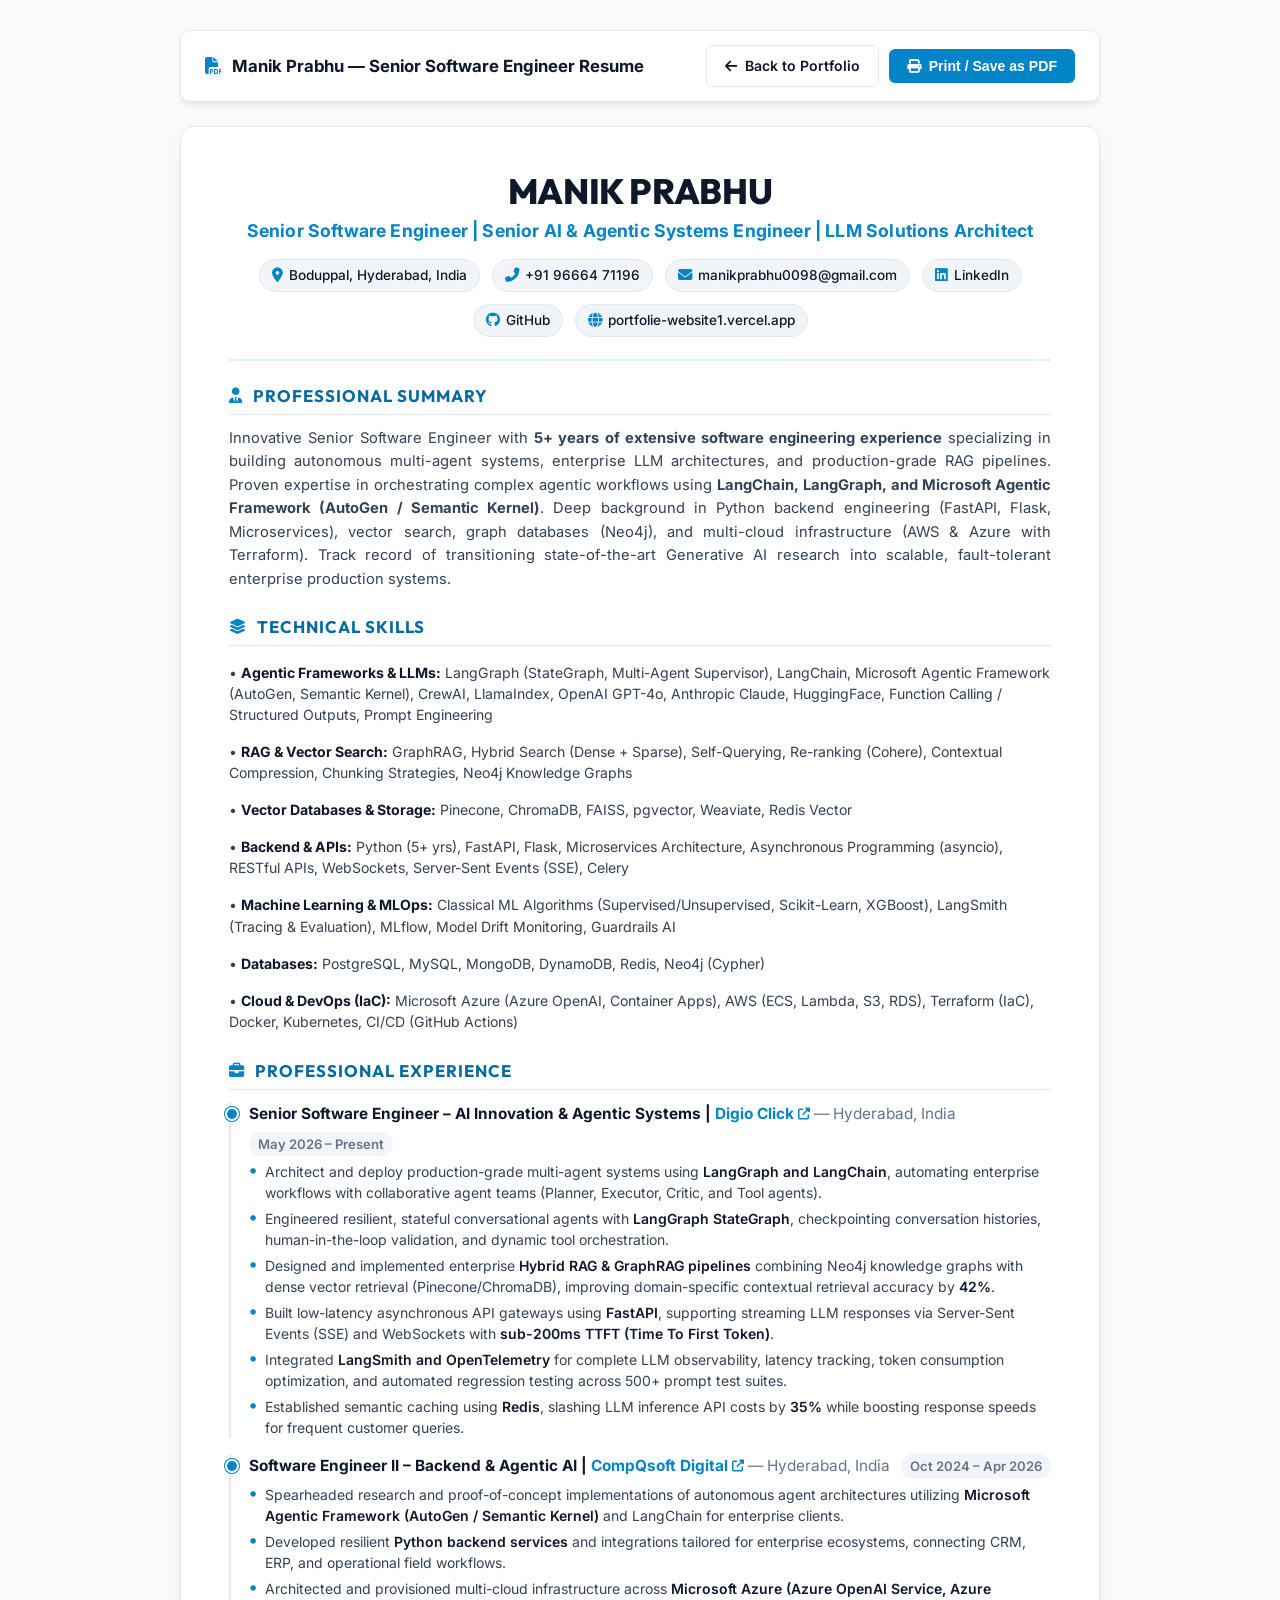
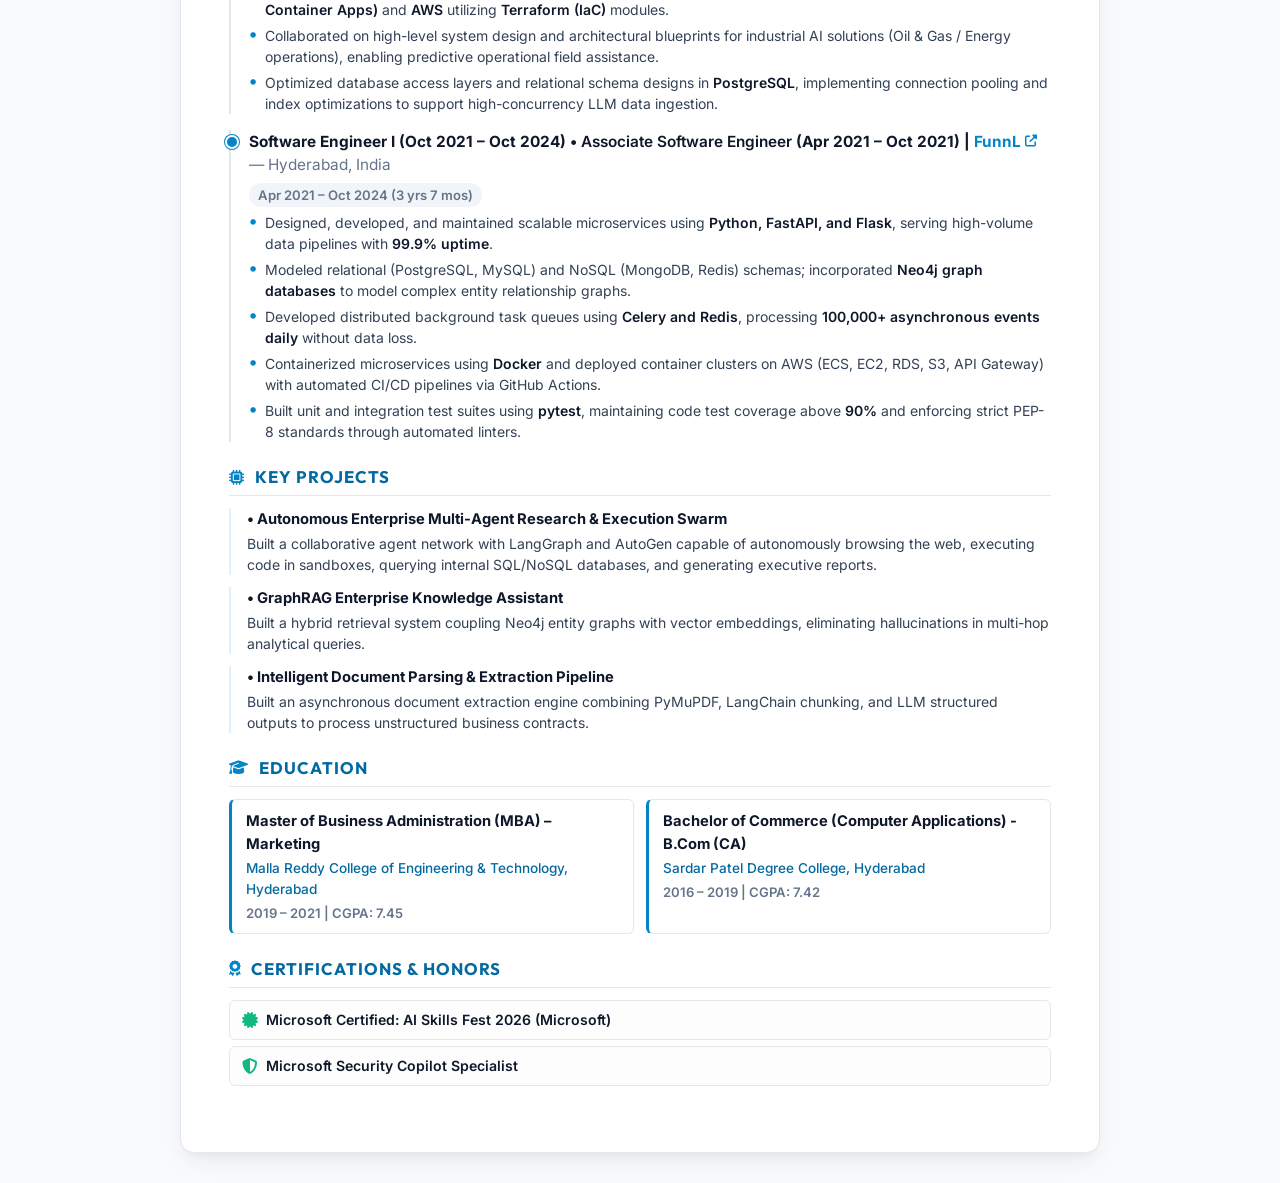
<file: resume.html>
<!DOCTYPE html>
<html lang="en">

<head>
    <meta charset="UTF-8">
    <meta name="viewport" content="width=device-width, initial-scale=1.0">
    <meta name="description"
        content="Official Resume of Manik Prabhu - Senior Software Engineer specializing in Autonomous Multi-Agent Systems, Enterprise LLM Architectures, GraphRAG, and Scalable Python Microservices.">
    <title>Manik Prabhu - Senior Software Engineer Resume</title>

    <!-- Google Fonts & FontAwesome -->
    <link rel="preconnect" href="https://fonts.googleapis.com">
    <link rel="preconnect" href="https://fonts.gstatic.com" crossorigin>
    <link
        href="https://fonts.googleapis.com/css2?family=Inter:wght@300;400;500;600;700;800&family=Outfit:wght@500;600;700;800&display=swap"
        rel="stylesheet">
    <link rel="stylesheet" href="https://cdnjs.cloudflare.com/ajax/libs/font-awesome/6.4.0/css/all.min.css">

    <style>
        :root {
            --primary: #0284c7;
            --primary-dark: #0369a1;
            --primary-light: #e0f2fe;
            --text-dark: #0f172a;
            --text-muted: #334155;
            --text-subtle: #64748b;
            --bg-body: #f8fafc;
            --bg-card: #ffffff;
            --border-color: #e2e8f0;
            --border-subtle: #f1f5f9;
            --accent-cyan: #0284c7;
            --accent-purple: #7c3aed;
            --accent-emerald: #10b981;
            --shadow-sm: 0 1px 3px rgba(0, 0, 0, 0.05);
            --shadow-md: 0 4px 6px -1px rgba(0, 0, 0, 0.08), 0 2px 4px -2px rgba(0, 0, 0, 0.05);
            --shadow-lg: 0 10px 25px -5px rgba(0, 0, 0, 0.08), 0 8px 10px -6px rgba(0, 0, 0, 0.04);
            --radius-sm: 6px;
            --radius-md: 10px;
            --radius-lg: 14px;
        }

        * {
            margin: 0;
            padding: 0;
            box-sizing: border-box;
        }

        body {
            font-family: 'Inter', -apple-system, BlinkMacSystemFont, "Segoe UI", Roboto, sans-serif;
            background-color: var(--bg-body);
            color: var(--text-dark);
            line-height: 1.55;
            font-size: 14px;
            padding: 30px 15px;
            -webkit-font-smoothing: antialiased;
        }

        /* Top Action Bar (hidden in print) */
        .resume-action-bar {
            max-width: 920px;
            margin: 0 auto 24px auto;
            display: flex;
            justify-content: space-between;
            align-items: center;
            flex-wrap: wrap;
            gap: 12px;
            background: #ffffff;
            padding: 14px 24px;
            border-radius: var(--radius-md);
            box-shadow: var(--shadow-md);
            border: 1px solid var(--border-color);
        }

        .action-brand {
            display: flex;
            align-items: center;
            gap: 10px;
            font-weight: 700;
            color: var(--text-dark);
            font-size: 1.05rem;
        }

        .action-brand i {
            color: var(--primary);
        }

        .action-buttons {
            display: flex;
            align-items: center;
            gap: 10px;
            flex-wrap: wrap;
        }

        .btn {
            display: inline-flex;
            align-items: center;
            gap: 8px;
            padding: 9px 18px;
            font-size: 0.88rem;
            font-weight: 600;
            border-radius: var(--radius-sm);
            text-decoration: none;
            cursor: pointer;
            transition: all 0.2s ease;
            border: none;
        }

        .btn-primary {
            background: var(--primary);
            color: #ffffff;
        }

        .btn-primary:hover {
            background: var(--primary-dark);
            box-shadow: 0 4px 12px rgba(2, 132, 199, 0.3);
            transform: translateY(-1px);
        }

        .btn-outline {
            background: #ffffff;
            color: var(--text-dark);
            border: 1px solid var(--border-color);
        }

        .btn-outline:hover {
            background: var(--border-subtle);
            border-color: #cbd5e1;
        }

        /* Main Resume Paper Container */
        .resume-container {
            max-width: 920px;
            margin: 0 auto;
            background: var(--bg-card);
            border-radius: var(--radius-lg);
            box-shadow: var(--shadow-lg);
            border: 1px solid var(--border-color);
            padding: 44px 48px;
        }

        /* Header / Profile Info */
        .resume-header {
            border-bottom: 2px solid var(--primary-light);
            padding-bottom: 22px;
            margin-bottom: 22px;
            text-align: center;
        }

        .candidate-name {
            font-family: 'Outfit', sans-serif;
            font-size: 2.2rem;
            font-weight: 800;
            color: var(--text-dark);
            letter-spacing: -0.01em;
            line-height: 1.15;
            text-transform: uppercase;
        }

        .candidate-title {
            font-size: 1.1rem;
            font-weight: 700;
            color: var(--primary);
            margin-top: 6px;
            letter-spacing: 0.01em;
        }

        /* Contact & Social Badges */
        .contact-pills {
            display: flex;
            justify-content: center;
            align-items: center;
            flex-wrap: wrap;
            gap: 12px;
            margin-top: 14px;
        }

        .contact-pill {
            display: inline-flex;
            align-items: center;
            gap: 6px;
            background: var(--border-subtle);
            color: var(--text-dark);
            padding: 5px 12px;
            border-radius: 100px;
            font-size: 0.85rem;
            font-weight: 500;
            text-decoration: none;
            border: 1px solid var(--border-color);
            transition: all 0.2s ease;
        }

        .contact-pill i {
            color: var(--primary);
            font-size: 0.9rem;
        }

        .contact-pill:hover {
            background: var(--primary-light);
            border-color: var(--primary);
            color: var(--primary-dark);
            transform: translateY(-1px);
        }

        .contact-pill.linkedin:hover i {
            color: #0a66c2;
        }

        .contact-pill.github:hover i {
            color: #24292e;
        }

        .contact-pill.portfolio:hover i {
            color: var(--accent-purple);
        }

        /* Resume Sections */
        .resume-section {
            margin-bottom: 22px;
        }

        .section-heading {
            font-family: 'Outfit', sans-serif;
            font-size: 1.05rem;
            font-weight: 700;
            text-transform: uppercase;
            letter-spacing: 0.06em;
            color: var(--primary-dark);
            display: flex;
            align-items: center;
            gap: 10px;
            padding-bottom: 5px;
            border-bottom: 1.5px solid var(--border-color);
            margin-bottom: 12px;
        }

        .section-heading i {
            color: var(--primary);
            font-size: 0.95rem;
        }

        .summary-text {
            color: var(--text-muted);
            font-size: 0.92rem;
            line-height: 1.6;
            text-align: justify;
        }

        /* Skills Matrix */
        .skills-grid-resume {
            display: grid;
            grid-template-columns: 1fr;
            gap: 8px;
        }

        .skill-item {
            font-size: 0.88rem;
            line-height: 1.5;
            color: var(--text-muted);
            padding: 4px 0;
        }

        .skill-item strong {
            color: var(--text-dark);
            font-weight: 700;
        }

        /* Experience Item Styles */
        .exp-item {
            margin-bottom: 16px;
            position: relative;
            padding-left: 18px;
            border-left: 2px solid var(--border-color);
        }

        .exp-item:last-child {
            margin-bottom: 0;
        }

        .exp-item::before {
            content: '';
            position: absolute;
            left: -6px;
            top: 5px;
            width: 10px;
            height: 10px;
            border-radius: 50%;
            background: var(--primary);
            border: 2px solid #ffffff;
            box-shadow: 0 0 0 1px var(--primary);
        }

        .exp-header {
            display: flex;
            justify-content: space-between;
            align-items: baseline;
            flex-wrap: wrap;
            gap: 6px;
            margin-bottom: 4px;
        }

        .exp-role-company {
            font-size: 0.96rem;
            font-weight: 700;
            color: var(--text-dark);
        }

        .exp-company-link {
            color: var(--primary);
            text-decoration: none;
            font-weight: 700;
            display: inline-flex;
            align-items: center;
            gap: 4px;
            transition: color 0.2s;
        }

        .exp-company-link:hover {
            color: var(--primary-dark);
            text-decoration: underline;
        }

        .exp-date {
            font-size: 0.82rem;
            font-weight: 600;
            color: var(--text-subtle);
            background: var(--border-subtle);
            padding: 2px 9px;
            border-radius: 100px;
        }

        .exp-bullets {
            list-style: none;
            margin-top: 5px;
        }

        .exp-bullets li {
            position: relative;
            padding-left: 16px;
            margin-bottom: 5px;
            font-size: 0.875rem;
            color: var(--text-muted);
            line-height: 1.5;
        }

        .exp-bullets li::before {
            content: '•';
            position: absolute;
            left: 0;
            color: var(--primary);
            font-weight: bold;
            font-size: 1.1rem;
            line-height: 1;
            top: 0;
        }

        .exp-bullets li strong {
            color: var(--text-dark);
            font-weight: 600;
        }

        /* Projects Section in Resume */
        .project-item-resume {
            margin-bottom: 12px;
            padding-left: 16px;
            position: relative;
            border-left: 2px solid var(--primary-light);
        }

        .project-item-resume:last-child {
            margin-bottom: 0;
        }

        .project-name-resume {
            font-size: 0.92rem;
            font-weight: 700;
            color: var(--text-dark);
            margin-bottom: 2px;
        }

        .project-desc-resume {
            font-size: 0.875rem;
            color: var(--text-muted);
            line-height: 1.5;
        }

        /* Education & Certs Grid */
        .edu-grid-resume {
            display: grid;
            grid-template-columns: 1fr 1fr;
            gap: 12px;
        }

        @media (max-width: 700px) {
            .edu-grid-resume {
                grid-template-columns: 1fr;
            }
        }

        .edu-box {
            background: #ffffff;
            border: 1px solid var(--border-color);
            border-radius: var(--radius-sm);
            padding: 10px 14px;
            border-left: 3px solid var(--primary);
        }

        .edu-degree {
            font-size: 0.92rem;
            font-weight: 700;
            color: var(--text-dark);
        }

        .edu-inst {
            font-size: 0.85rem;
            color: var(--primary-dark);
            font-weight: 500;
            margin-top: 2px;
        }

        .edu-meta {
            font-size: 0.82rem;
            color: var(--text-subtle);
            margin-top: 3px;
            font-weight: 600;
        }

        .cert-list {
            list-style: none;
            display: flex;
            flex-direction: column;
            gap: 6px;
        }

        .cert-item {
            display: flex;
            align-items: center;
            gap: 8px;
            font-size: 0.88rem;
            color: var(--text-dark);
            font-weight: 600;
            background: #fdfdfd;
            border: 1px solid var(--border-color);
            padding: 8px 12px;
            border-radius: var(--radius-sm);
        }

        .cert-item i {
            color: var(--accent-emerald);
            font-size: 1rem;
        }

        /* Print Specific Media Query */
        @media print {
            body {
                background: #ffffff !important;
                padding: 0 !important;
                color: #000000 !important;
                font-size: 12px !important;
            }

            .resume-action-bar {
                display: none !important;
            }

            .resume-container {
                box-shadow: none !important;
                border: none !important;
                padding: 0 !important;
                max-width: 100% !important;
                border-radius: 0 !important;
            }

            .candidate-name {
                font-size: 1.8rem !important;
                color: #000000 !important;
            }

            .candidate-title {
                color: #0284c7 !important;
                font-size: 0.95rem !important;
            }

            .contact-pill {
                border: 1px solid #cbd5e1 !important;
                background: #f8fafc !important;
                color: #000000 !important;
                padding: 2px 7px !important;
                font-size: 0.76rem !important;
            }

            .section-heading {
                font-size: 0.92rem !important;
                margin-bottom: 6px !important;
                padding-bottom: 3px !important;
                color: #0369a1 !important;
            }

            .summary-text {
                font-size: 0.82rem !important;
                line-height: 1.4 !important;
            }

            .skill-item {
                font-size: 0.8rem !important;
                padding: 2px 0 !important;
            }

            .exp-item {
                margin-bottom: 10px !important;
                padding-left: 12px !important;
                page-break-inside: avoid;
            }

            .exp-role-company {
                font-size: 0.88rem !important;
            }

            .exp-bullets li {
                font-size: 0.8rem !important;
                margin-bottom: 2px !important;
                line-height: 1.35 !important;
            }

            .project-item-resume {
                margin-bottom: 8px !important;
                page-break-inside: avoid;
            }

            .project-name-resume {
                font-size: 0.86rem !important;
            }

            .project-desc-resume {
                font-size: 0.8rem !important;
                line-height: 1.35 !important;
            }

            .edu-box {
                padding: 6px 10px !important;
            }

            .edu-degree {
                font-size: 0.84rem !important;
            }

            .edu-inst {
                font-size: 0.78rem !important;
            }

            .cert-item {
                font-size: 0.8rem !important;
                padding: 4px 8px !important;
            }

            a {
                text-decoration: none !important;
                color: inherit !important;
            }
        }
    </style>
</head>

<body>

    <!-- Floating Top Action Bar -->
    <div class="resume-action-bar">
        <div class="action-brand">
            <i class="fas fa-file-pdf"></i>
            <span>Manik Prabhu — Senior Software Engineer Resume</span>
        </div>
        <div class="action-buttons">
            <a href="index.html" class="btn btn-outline">
                <i class="fas fa-arrow-left"></i> Back to Portfolio
            </a>
            <button onclick="window.print()" class="btn btn-primary">
                <i class="fas fa-print"></i> Print / Save as PDF
            </button>
        </div>
    </div>

    <!-- Main Resume Container -->
    <main class="resume-container">
        <!-- Header Section -->
        <header class="resume-header">
            <h1 class="candidate-name">MANIK PRABHU</h1>
            <div class="candidate-title">Senior Software Engineer | Senior AI & Agentic Systems Engineer | LLM Solutions Architect</div>

            <!-- Clickable Interactive Contact & Badges -->
            <div class="contact-pills">
                <span class="contact-pill">
                    <i class="fas fa-map-marker-alt"></i>
                    <span>Boduppal, Hyderabad, India</span>
                </span>
                <a href="tel:+919666471196" class="contact-pill" title="Call Phone">
                    <i class="fas fa-phone-alt"></i>
                    <span>+91 96664 71196</span>
                </a>
                <a href="mailto:manikprabhu0098@gmail.com" class="contact-pill" title="Send Email">
                    <i class="fas fa-envelope"></i>
                    <span>manikprabhu0098@gmail.com</span>
                </a>
                <a href="https://www.linkedin.com/in/manik-prabhu-aa440b1a0" target="_blank" rel="noopener noreferrer" class="contact-pill linkedin" title="Open LinkedIn Profile">
                    <i class="fab fa-linkedin"></i>
                    <span>LinkedIn</span>
                </a>
                <a href="https://github.com/manik305" target="_blank" rel="noopener noreferrer" class="contact-pill github" title="Open GitHub Profile">
                    <i class="fab fa-github"></i>
                    <span>GitHub</span>
                </a>
                <a href="https://portfolie-website1.vercel.app/" target="_blank" rel="noopener noreferrer" class="contact-pill portfolio" title="Open Portfolio Website">
                    <i class="fas fa-globe"></i>
                    <span>portfolie-website1.vercel.app</span>
                </a>
            </div>
        </header>

        <!-- Professional Summary -->
        <section class="resume-section">
            <h2 class="section-heading">
                <i class="fas fa-user-tie"></i> Professional Summary
            </h2>
            <p class="summary-text">
                Innovative Senior Software Engineer with <strong>5+ years of extensive software engineering experience</strong> specializing in building autonomous multi-agent systems, enterprise LLM architectures, and production-grade RAG pipelines. Proven expertise in orchestrating complex agentic workflows using <strong>LangChain, LangGraph, and Microsoft Agentic Framework (AutoGen / Semantic Kernel)</strong>. Deep background in Python backend engineering (FastAPI, Flask, Microservices), vector search, graph databases (Neo4j), and multi-cloud infrastructure (AWS & Azure with Terraform). Track record of transitioning state-of-the-art Generative AI research into scalable, fault-tolerant enterprise production systems.
            </p>
        </section>

        <!-- Technical Skills Matrix -->
        <section class="resume-section">
            <h2 class="section-heading">
                <i class="fas fa-layer-group"></i> Technical Skills
            </h2>
            <div class="skills-grid-resume">
                <div class="skill-item">
                    • <strong>Agentic Frameworks & LLMs:</strong> LangGraph (StateGraph, Multi-Agent Supervisor), LangChain, Microsoft Agentic Framework (AutoGen, Semantic Kernel), CrewAI, LlamaIndex, OpenAI GPT-4o, Anthropic Claude, HuggingFace, Function Calling / Structured Outputs, Prompt Engineering
                </div>
                <div class="skill-item">
                    • <strong>RAG & Vector Search:</strong> GraphRAG, Hybrid Search (Dense + Sparse), Self-Querying, Re-ranking (Cohere), Contextual Compression, Chunking Strategies, Neo4j Knowledge Graphs
                </div>
                <div class="skill-item">
                    • <strong>Vector Databases & Storage:</strong> Pinecone, ChromaDB, FAISS, pgvector, Weaviate, Redis Vector
                </div>
                <div class="skill-item">
                    • <strong>Backend & APIs:</strong> Python (5+ yrs), FastAPI, Flask, Microservices Architecture, Asynchronous Programming (asyncio), RESTful APIs, WebSockets, Server-Sent Events (SSE), Celery
                </div>
                <div class="skill-item">
                    • <strong>Machine Learning & MLOps:</strong> Classical ML Algorithms (Supervised/Unsupervised, Scikit-Learn, XGBoost), LangSmith (Tracing & Evaluation), MLflow, Model Drift Monitoring, Guardrails AI
                </div>
                <div class="skill-item">
                    • <strong>Databases:</strong> PostgreSQL, MySQL, MongoDB, DynamoDB, Redis, Neo4j (Cypher)
                </div>
                <div class="skill-item">
                    • <strong>Cloud & DevOps (IaC):</strong> Microsoft Azure (Azure OpenAI, Container Apps), AWS (ECS, Lambda, S3, RDS), Terraform (IaC), Docker, Kubernetes, CI/CD (GitHub Actions)
                </div>
            </div>
        </section>

        <!-- Professional Experience -->
        <section class="resume-section">
            <h2 class="section-heading">
                <i class="fas fa-briefcase"></i> Professional Experience
            </h2>

            <!-- Digio Click -->
            <div class="exp-item">
                <div class="exp-header">
                    <div class="exp-role-company">
                        <span style="font-weight: 700;">Senior Software Engineer – AI Innovation & Agentic Systems</span> | 
                        <a href="https://www.digioclick.com/" target="_blank" rel="noopener noreferrer" class="exp-company-link">
                            Digio Click <i class="fas fa-external-link-alt" style="font-size: 0.75rem;"></i>
                        </a>
                        <span style="color: var(--text-subtle); font-weight: normal;">— Hyderabad, India</span>
                    </div>
                    <div class="exp-date">May 2026 – Present</div>
                </div>
                <ul class="exp-bullets">
                    <li>Architect and deploy production-grade multi-agent systems using <strong>LangGraph and LangChain</strong>, automating enterprise workflows with collaborative agent teams (Planner, Executor, Critic, and Tool agents).</li>
                    <li>Engineered resilient, stateful conversational agents with <strong>LangGraph StateGraph</strong>, checkpointing conversation histories, human-in-the-loop validation, and dynamic tool orchestration.</li>
                    <li>Designed and implemented enterprise <strong>Hybrid RAG & GraphRAG pipelines</strong> combining Neo4j knowledge graphs with dense vector retrieval (Pinecone/ChromaDB), improving domain-specific contextual retrieval accuracy by <strong>42%</strong>.</li>
                    <li>Built low-latency asynchronous API gateways using <strong>FastAPI</strong>, supporting streaming LLM responses via Server-Sent Events (SSE) and WebSockets with <strong>sub-200ms TTFT (Time To First Token)</strong>.</li>
                    <li>Integrated <strong>LangSmith and OpenTelemetry</strong> for complete LLM observability, latency tracking, token consumption optimization, and automated regression testing across 500+ prompt test suites.</li>
                    <li>Established semantic caching using <strong>Redis</strong>, slashing LLM inference API costs by <strong>35%</strong> while boosting response speeds for frequent customer queries.</li>
                </ul>
            </div>

            <!-- CompQsoft Digital -->
            <div class="exp-item">
                <div class="exp-header">
                    <div class="exp-role-company">
                        <span style="font-weight: 700;">Software Engineer II – Backend & Agentic AI</span> | 
                        <a href="https://compqsoft.com" target="_blank" rel="noopener noreferrer" class="exp-company-link">
                            CompQsoft Digital <i class="fas fa-external-link-alt" style="font-size: 0.75rem;"></i>
                        </a>
                        <span style="color: var(--text-subtle); font-weight: normal;">— Hyderabad, India</span>
                    </div>
                    <div class="exp-date">Oct 2024 – Apr 2026</div>
                </div>
                <ul class="exp-bullets">
                    <li>Spearheaded research and proof-of-concept implementations of autonomous agent architectures utilizing <strong>Microsoft Agentic Framework (AutoGen / Semantic Kernel)</strong> and LangChain for enterprise clients.</li>
                    <li>Developed resilient <strong>Python backend services</strong> and integrations tailored for enterprise ecosystems, connecting CRM, ERP, and operational field workflows.</li>
                    <li>Architected and provisioned multi-cloud infrastructure across <strong>Microsoft Azure (Azure OpenAI Service, Azure Container Apps)</strong> and <strong>AWS</strong> utilizing <strong>Terraform (IaC)</strong> modules.</li>
                    <li>Collaborated on high-level system design and architectural blueprints for industrial AI solutions (Oil & Gas / Energy operations), enabling predictive operational field assistance.</li>
                    <li>Optimized database access layers and relational schema designs in <strong>PostgreSQL</strong>, implementing connection pooling and index optimizations to support high-concurrency LLM data ingestion.</li>
                </ul>
            </div>

            <!-- FunnL -->
            <div class="exp-item">
                <div class="exp-header">
                    <div class="exp-role-company">
                        <span style="font-weight: 700;">Software Engineer I</span> (Oct 2021 – Oct 2024) &bull; <span style="font-weight: 600;">Associate Software Engineer</span> (Apr 2021 – Oct 2021) | 
                        <a href="https://funnl.ai" target="_blank" rel="noopener noreferrer" class="exp-company-link">
                            FunnL <i class="fas fa-external-link-alt" style="font-size: 0.75rem;"></i>
                        </a>
                        <span style="color: var(--text-subtle); font-weight: normal;">— Hyderabad, India</span>
                    </div>
                    <div class="exp-date">Apr 2021 – Oct 2024 (3 yrs 7 mos)</div>
                </div>
                <ul class="exp-bullets">
                    <li>Designed, developed, and maintained scalable microservices using <strong>Python, FastAPI, and Flask</strong>, serving high-volume data pipelines with <strong>99.9% uptime</strong>.</li>
                    <li>Modeled relational (PostgreSQL, MySQL) and NoSQL (MongoDB, Redis) schemas; incorporated <strong>Neo4j graph databases</strong> to model complex entity relationship graphs.</li>
                    <li>Developed distributed background task queues using <strong>Celery and Redis</strong>, processing <strong>100,000+ asynchronous events daily</strong> without data loss.</li>
                    <li>Containerized microservices using <strong>Docker</strong> and deployed container clusters on AWS (ECS, EC2, RDS, S3, API Gateway) with automated CI/CD pipelines via GitHub Actions.</li>
                    <li>Built unit and integration test suites using <strong>pytest</strong>, maintaining code test coverage above <strong>90%</strong> and enforcing strict PEP-8 standards through automated linters.</li>
                </ul>
            </div>
        </section>

        <!-- Key Projects -->
        <section class="resume-section">
            <h2 class="section-heading">
                <i class="fas fa-microchip"></i> Key Projects
            </h2>
            <div class="project-item-resume">
                <div class="project-name-resume">
                    • Autonomous Enterprise Multi-Agent Research & Execution Swarm
                </div>
                <div class="project-desc-resume">
                    Built a collaborative agent network with LangGraph and AutoGen capable of autonomously browsing the web, executing code in sandboxes, querying internal SQL/NoSQL databases, and generating executive reports.
                </div>
            </div>
            <div class="project-item-resume">
                <div class="project-name-resume">
                    • GraphRAG Enterprise Knowledge Assistant
                </div>
                <div class="project-desc-resume">
                    Built a hybrid retrieval system coupling Neo4j entity graphs with vector embeddings, eliminating hallucinations in multi-hop analytical queries.
                </div>
            </div>
            <div class="project-item-resume">
                <div class="project-name-resume">
                    • Intelligent Document Parsing & Extraction Pipeline
                </div>
                <div class="project-desc-resume">
                    Built an asynchronous document extraction engine combining PyMuPDF, LangChain chunking, and LLM structured outputs to process unstructured business contracts.
                </div>
            </div>
        </section>

        <!-- Education Section -->
        <section class="resume-section">
            <h2 class="section-heading">
                <i class="fas fa-graduation-cap"></i> Education
            </h2>
            <div class="edu-grid-resume">
                <div class="edu-box">
                    <div class="edu-degree">Master of Business Administration (MBA) – Marketing</div>
                    <div class="edu-inst">Malla Reddy College of Engineering & Technology, Hyderabad</div>
                    <div class="edu-meta">2019 – 2021 | CGPA: 7.45</div>
                </div>
                <div class="edu-box">
                    <div class="edu-degree">Bachelor of Commerce (Computer Applications) - B.Com (CA)</div>
                    <div class="edu-inst">Sardar Patel Degree College, Hyderabad</div>
                    <div class="edu-meta">2016 – 2019 | CGPA: 7.42</div>
                </div>
            </div>
        </section>

        <!-- Certifications & Honors Section -->
        <section class="resume-section">
            <h2 class="section-heading">
                <i class="fas fa-award"></i> Certifications & Honors
            </h2>
            <div class="cert-list">
                <div class="cert-item">
                    <i class="fas fa-certificate"></i>
                    <span>Microsoft Certified: AI Skills Fest 2026 (Microsoft)</span>
                </div>
                <div class="cert-item">
                    <i class="fas fa-shield-alt"></i>
                    <span>Microsoft Security Copilot Specialist</span>
                </div>
            </div>
        </section>
    </main>

</body>

</html>
</file>
<file: style.css>
/* ==========================================================================
   DANDOTHKAR MANIK PRABHU PORTFOLIO WEBSITE STYLESHEET
   Description: Premium, state-of-the-art Dark Glassmorphism Design System
   ========================================================================== */

/* --- Google Fonts --- */
@import url('https://fonts.googleapis.com/css2?family=Inter:wght@300;400;500;600;700&family=Outfit:wght@300;400;500;600;700;800&display=swap');

/* --- CSS Variables / Design System --- */
:root {
    /* Color Palette */
    --bg-dark-base: #030712;      /* Tailored Very Dark Slate/Gray (hsl 224, 71%, 4%) */
    --bg-dark-card: rgba(15, 23, 42, 0.45); /* Glassmorphic card fill */
    --bg-dark-hover: rgba(30, 41, 59, 0.6);
    --border-glass: rgba(255, 255, 255, 0.08);
    --border-glass-bright: rgba(255, 255, 255, 0.15);
    
    --primary: #00f0ff;           /* Neon Cyan */
    --primary-glow: rgba(0, 240, 255, 0.3);
    --secondary: #8b5cf6;         /* Modern Cyber Violet */
    --secondary-glow: rgba(139, 92, 246, 0.3);
    
    --whatsapp-green: #10b981;    /* Vibrant Emerald for WA CTA */
    --whatsapp-glow: rgba(16, 185, 129, 0.25);
    
    --text-primary: #f8fafc;      /* High Contrast Ice White */
    --text-secondary: #94a3b8;    /* Muted Slate Gray */
    --text-muted: #64748b;        /* Darker Muted Slate */
    
    /* Typography */
    --font-heading: 'Outfit', 'Segoe UI', system-ui, sans-serif;
    --font-body: 'Inter', 'Segoe UI', system-ui, sans-serif;
    
    /* Effects & Layout */
    --glass-blur: blur(16px);
    --radius-lg: 20px;
    --radius-md: 12px;
    --radius-sm: 8px;
    --shadow-premium: 0 20px 40px -15px rgba(0, 0, 0, 0.7);
    --shadow-glow: 0 0 30px rgba(0, 240, 255, 0.15);
    
    --transition-smooth: all 0.4s cubic-bezier(0.16, 1, 0.3, 1);
    --transition-fast: all 0.2s ease;
}

/* --- Base Resets --- */
*, *::before, *::after {
    box-sizing: border-box;
    margin: 0;
    padding: 0;
    scroll-behavior: smooth;
}

body {
    background-color: var(--bg-dark-base);
    color: var(--text-primary);
    font-family: var(--font-body);
    line-height: 1.6;
    overflow-x: hidden;
    position: relative;
}

/* Custom Scrollbar */
::-webkit-scrollbar {
    width: 8px;
}
::-webkit-scrollbar-track {
    background: var(--bg-dark-base);
}
::-webkit-scrollbar-thumb {
    background: var(--border-glass-bright);
    border-radius: var(--radius-sm);
}
::-webkit-scrollbar-thumb:hover {
    background: var(--primary);
}

/* --- Background Orbs (Decorative Animated Glows) --- */
.bg-glow-container {
    position: fixed;
    top: 0;
    left: 0;
    width: 100%;
    height: 100%;
    z-index: -1;
    overflow: hidden;
    pointer-events: none;
}
.bg-orb {
    position: absolute;
    border-radius: 50%;
    filter: blur(140px);
    opacity: 0.15;
    animation: orbFloat 25s infinite alternate ease-in-out;
}
.bg-orb-1 {
    width: 40vw;
    height: 40vw;
    background: radial-gradient(circle, var(--primary) 0%, transparent 70%);
    top: -10vw;
    right: -10vw;
    animation-delay: 0s;
}
.bg-orb-2 {
    width: 50vw;
    height: 50vw;
    background: radial-gradient(circle, var(--secondary) 0%, transparent 70%);
    bottom: -15vw;
    left: -15vw;
    animation-delay: -5s;
}
.bg-orb-3 {
    width: 35vw;
    height: 35vw;
    background: radial-gradient(circle, var(--primary) 0%, transparent 70%);
    top: 40%;
    right: 25%;
    opacity: 0.08;
    animation-duration: 35s;
}

@keyframes orbFloat {
    0% { transform: translate(0, 0) scale(1); }
    50% { transform: translate(4% , 5%) scale(1.1); }
    100% { transform: translate(-3%, -4%) scale(0.9); }
}

/* --- Typography Utilities --- */
h1, h2, h3, h4, h5, h6 {
    font-family: var(--font-heading);
    font-weight: 700;
    letter-spacing: -0.02em;
    line-height: 1.2;
}

.gradient-text {
    background: linear-gradient(135deg, var(--text-primary) 30%, var(--primary) 70%, var(--secondary) 100%);
    -webkit-background-clip: text;
    -webkit-text-fill-color: transparent;
    background-clip: text;
}

.gradient-accent {
    background: linear-gradient(135deg, var(--primary) 0%, var(--secondary) 100%);
    -webkit-background-clip: text;
    -webkit-text-fill-color: transparent;
    background-clip: text;
}

/* --- Layout Sections --- */
section {
    padding: 100px 5% 80px 5%;
    max-width: 1400px;
    margin: 0 auto;
    position: relative;
}

.section-header {
    text-align: center;
    margin-bottom: 60px;
}
.section-header h2 {
    font-size: 2.8rem;
    margin-bottom: 15px;
    position: relative;
    display: inline-block;
}
.section-header h2::after {
    content: '';
    position: absolute;
    bottom: -8px;
    left: 50%;
    transform: translateX(-50%);
    width: 60px;
    height: 4px;
    background: linear-gradient(90deg, var(--primary), var(--secondary));
    border-radius: 2px;
}
.section-header p {
    color: var(--text-secondary);
    font-size: 1.1rem;
    max-width: 600px;
    margin: 0 auto;
}

/* --- Glassmorphic Container styling --- */
.glass-panel {
    background: var(--bg-dark-card);
    backdrop-filter: var(--glass-blur);
    -webkit-backdrop-filter: var(--glass-blur);
    border: 1px solid var(--border-glass);
    border-radius: var(--radius-lg);
    box-shadow: var(--shadow-premium);
    transition: var(--transition-smooth);
}
.glass-panel:hover {
    border-color: var(--border-glass-bright);
    box-shadow: 0 30px 60px -20px rgba(0, 0, 0, 0.8), 0 0 20px rgba(0, 240, 255, 0.05);
}

/* --- Dynamic Sticky Header & Navbar --- */
.header-glass {
    position: fixed;
    top: 0;
    left: 0;
    width: 100%;
    z-index: 1000;
    background: rgba(3, 7, 18, 0.4);
    backdrop-filter: blur(12px);
    -webkit-backdrop-filter: blur(12px);
    border-bottom: 1px solid var(--border-glass);
    transition: var(--transition-smooth);
}
.header-glass.scrolled {
    background: rgba(3, 7, 18, 0.85);
    box-shadow: 0 10px 30px -10px rgba(0, 0, 0, 0.8);
    border-bottom: 1px solid rgba(255, 255, 255, 0.05);
}
.navbar {
    display: flex;
    justify-content: space-between;
    align-items: center;
    max-width: 1400px;
    margin: 0 auto;
    padding: 20px 5%;
}
.logo-container {
    display: flex;
    align-items: center;
    text-decoration: none;
    color: var(--text-primary);
}
.logo-svg {
    width: 40px;
    height: 40px;
    margin-right: 12px;
    filter: drop-shadow(0 0 8px var(--primary-glow));
}
.logo-text {
    font-family: var(--font-heading);
    font-size: 1.5rem;
    font-weight: 800;
    letter-spacing: -0.03em;
}
.nav-menu {
    display: flex;
    list-style: none;
    gap: 30px;
    align-items: center;
}
.nav-link {
    text-decoration: none;
    color: var(--text-secondary);
    font-family: var(--font-body);
    font-size: 0.95rem;
    font-weight: 500;
    transition: var(--transition-fast);
    position: relative;
    padding: 8px 0;
}
.nav-link::after {
    content: '';
    position: absolute;
    bottom: 0;
    left: 0;
    width: 0;
    height: 2px;
    background: linear-gradient(90deg, var(--primary), var(--secondary));
    transition: var(--transition-fast);
}
.nav-link:hover {
    color: var(--text-primary);
}
.nav-link:hover::after {
    width: 100%;
}
.nav-btn {
    padding: 10px 22px;
    border-radius: var(--radius-md);
    border: 1px solid var(--primary);
    background: transparent;
    color: var(--text-primary);
    text-decoration: none;
    font-size: 0.9rem;
    font-weight: 600;
    cursor: pointer;
    transition: var(--transition-smooth);
    box-shadow: 0 0 15px rgba(0, 240, 255, 0.1);
}
.nav-btn:hover {
    background: linear-gradient(135deg, var(--primary) 0%, var(--secondary) 100%);
    border-color: transparent;
    box-shadow: 0 0 25px var(--primary-glow);
    transform: translateY(-2px);
}

/* Mobile Toggle Hamburger */
.hamburger {
    display: none;
    cursor: pointer;
    background: none;
    border: none;
    outline: none;
}
.hamburger span {
    display: block;
    width: 25px;
    height: 3px;
    margin: 5px 0;
    background-color: var(--text-primary);
    transition: var(--transition-fast);
}

/* --- Hero Section --- */
.hero-wrapper {
    display: grid;
    grid-template-columns: 1.2fr 0.8fr;
    gap: 60px;
    align-items: center;
    padding-top: 140px;
    min-height: 90vh;
}
.hero-content {
    display: flex;
    flex-direction: column;
    justify-content: center;
}
.hero-badge {
    align-self: flex-start;
    display: flex;
    align-items: center;
    gap: 8px;
    background: rgba(0, 240, 255, 0.08);
    border: 1px solid rgba(0, 240, 255, 0.2);
    border-radius: 100px;
    padding: 6px 16px;
    margin-bottom: 25px;
    font-size: 0.85rem;
    font-weight: 600;
    letter-spacing: 0.05em;
    text-transform: uppercase;
    color: var(--primary);
    box-shadow: 0 0 15px rgba(0, 240, 255, 0.05);
}
.hero-badge-dot {
    width: 8px;
    height: 8px;
    background-color: var(--primary);
    border-radius: 50%;
    box-shadow: 0 0 8px var(--primary);
    animation: pulseGlow 1.5s infinite alternate ease-in-out;
}
@keyframes pulseGlow {
    0% { transform: scale(1); opacity: 0.6; }
    100% { transform: scale(1.3); opacity: 1; }
}

.hero-content h1 {
    font-size: 4rem;
    line-height: 1.1;
    margin-bottom: 15px;
}
.hero-titles {
    font-family: var(--font-heading);
    font-size: 2.2rem;
    font-weight: 600;
    margin-bottom: 25px;
    height: 60px; /* Restrict height shift during writing */
    color: var(--text-primary);
}
.typewriter-cursor {
    animation: cursorBlink 0.8s infinite;
    color: var(--primary);
}
@keyframes cursorBlink {
    0%, 100% { opacity: 0; }
    50% { opacity: 1; }
}

.hero-description {
    color: var(--text-secondary);
    font-size: 1.2rem;
    margin-bottom: 40px;
    max-width: 620px;
}

.hero-ctas {
    display: flex;
    gap: 20px;
    align-items: center;
    flex-wrap: wrap;
}

.btn-primary {
    display: inline-flex;
    align-items: center;
    gap: 10px;
    padding: 14px 28px;
    border-radius: var(--radius-md);
    background: linear-gradient(135deg, var(--primary) 0%, var(--secondary) 100%);
    color: var(--bg-dark-base);
    font-weight: 700;
    font-size: 1rem;
    text-decoration: none;
    cursor: pointer;
    transition: var(--transition-smooth);
    border: none;
    box-shadow: 0 0 25px rgba(0, 240, 255, 0.2);
}
.btn-primary:hover {
    transform: translateY(-3px);
    box-shadow: 0 0 35px rgba(0, 240, 255, 0.4), 0 0 15px rgba(139, 92, 246, 0.3);
    color: var(--bg-dark-base);
}

.btn-whatsapp {
    display: inline-flex;
    align-items: center;
    gap: 10px;
    padding: 14px 28px;
    border-radius: var(--radius-md);
    background: var(--whatsapp-green);
    color: var(--text-primary);
    font-weight: 700;
    font-size: 1rem;
    text-decoration: none;
    cursor: pointer;
    transition: var(--transition-smooth);
    border: none;
    box-shadow: 0 0 20px var(--whatsapp-glow);
    animation: waPulse 3s infinite;
}
.btn-whatsapp:hover {
    transform: translateY(-3px) scale(1.02);
    box-shadow: 0 0 30px rgba(16, 185, 129, 0.5);
    background-color: #059669;
}
@keyframes waPulse {
    0% { box-shadow: 0 0 0 0 rgba(16, 185, 129, 0.6); }
    70% { box-shadow: 0 0 0 12px rgba(16, 185, 129, 0); }
    100% { box-shadow: 0 0 0 0 rgba(16, 185, 129, 0); }
}

.btn-secondary {
    display: inline-flex;
    align-items: center;
    gap: 10px;
    padding: 14px 28px;
    border-radius: var(--radius-md);
    background: var(--bg-dark-card);
    border: 1px solid var(--border-glass);
    color: var(--text-primary);
    font-weight: 600;
    font-size: 1rem;
    text-decoration: none;
    cursor: pointer;
    transition: var(--transition-smooth);
    backdrop-filter: var(--glass-blur);
    -webkit-backdrop-filter: var(--glass-blur);
}
.btn-secondary:hover {
    background: var(--bg-dark-hover);
    border-color: var(--border-glass-bright);
    transform: translateY(-3px);
}

/* Hero Avatar Box */
.hero-avatar-box {
    position: relative;
    display: flex;
    justify-content: center;
    align-items: center;
}
.hero-avatar-glow {
    position: absolute;
    width: 310px;
    height: 490px;
    background: radial-gradient(circle, var(--primary-glow) 0%, var(--secondary-glow) 60%, transparent 100%);
    border-radius: var(--radius-lg);
    filter: blur(45px);
    z-index: 1;
    animation: pulseGlowBox 4s infinite alternate ease-in-out;
}
@keyframes pulseGlowBox {
    0% { transform: scale(0.96); opacity: 0.7; }
    100% { transform: scale(1.04); opacity: 1; }
}

.hero-avatar-frame {
    position: relative;
    width: 290px;
    height: 470px;
    border-radius: var(--radius-lg);
    padding: 6px;
    background: linear-gradient(135deg, var(--primary), var(--secondary));
    z-index: 2;
    box-shadow: var(--shadow-premium), 0 0 35px rgba(0, 240, 255, 0.25);
    overflow: hidden;
    transition: var(--transition-smooth);
}
.hero-avatar-img {
    width: 100%;
    height: 100%;
    border-radius: calc(var(--radius-lg) - 6px);
    object-fit: cover;
    background-color: var(--bg-dark-base);
    border: 3px solid var(--bg-dark-base);
    transition: var(--transition-smooth);
}
.hero-avatar-frame:hover .hero-avatar-img {
    transform: scale(1.03);
}

/* --- Section: Profile & About --- */
.about-grid {
    display: grid;
    grid-template-columns: 1fr 1fr;
    gap: 50px;
    align-items: start;
}
.about-left h3 {
    font-size: 2.2rem;
    margin-bottom: 25px;
    line-height: 1.3;
}
.about-left p {
    color: var(--text-secondary);
    font-size: 1.1rem;
    margin-bottom: 20px;
}
.about-left strong {
    color: var(--text-primary);
}

.about-stats {
    display: grid;
    grid-template-columns: 1fr 1fr;
    gap: 20px;
    margin-top: 35px;
}
.stat-card {
    padding: 20px;
    border-radius: var(--radius-md);
    background: rgba(255, 255, 255, 0.02);
    border: 1px solid var(--border-glass);
}
.stat-num {
    font-family: var(--font-heading);
    font-size: 2.5rem;
    font-weight: 800;
    color: var(--primary);
    line-height: 1;
    margin-bottom: 5px;
    text-shadow: 0 0 10px var(--primary-glow);
}
.stat-label {
    color: var(--text-secondary);
    font-size: 0.9rem;
    font-weight: 500;
}

.about-right-card {
    padding: 40px;
}
.about-right-card h4 {
    font-size: 1.5rem;
    margin-bottom: 25px;
    display: flex;
    align-items: center;
    gap: 10px;
}
.about-right-card h4 i {
    color: var(--primary);
}
.about-bullets {
    list-style: none;
}
.about-bullets li {
    position: relative;
    padding-left: 30px;
    margin-bottom: 20px;
    color: var(--text-secondary);
    font-size: 1rem;
}
.about-bullets li::before {
    content: '✦';
    position: absolute;
    left: 0;
    top: 0;
    color: var(--primary);
    font-weight: bold;
    text-shadow: 0 0 5px var(--primary-glow);
}

/* --- Section: The D.I.R.T. Framework --- */
.dirt-intro {
    text-align: center;
    max-width: 800px;
    margin: 0 auto 50px auto;
    color: var(--text-secondary);
    font-size: 1.15rem;
}
.dirt-grid {
    display: grid;
    grid-template-columns: repeat(4, 1fr);
    gap: 25px;
}
.dirt-card {
    padding: 35px 25px;
    position: relative;
    overflow: hidden;
    height: 100%;
    display: flex;
    flex-direction: column;
}
.dirt-card::before {
    content: '';
    position: absolute;
    top: 0;
    left: 0;
    width: 4px;
    height: 0;
    background: linear-gradient(to bottom, var(--primary), var(--secondary));
    transition: var(--transition-smooth);
}
.dirt-card:hover::before {
    height: 100%;
}
.dirt-letter {
    font-family: var(--font-heading);
    font-size: 4rem;
    font-weight: 900;
    line-height: 1;
    margin-bottom: 10px;
    opacity: 0.15;
    transition: var(--transition-smooth);
    background: linear-gradient(135deg, var(--primary), var(--secondary));
    -webkit-background-clip: text;
    -webkit-text-fill-color: transparent;
}
.dirt-card:hover .dirt-letter {
    opacity: 1;
    transform: translateY(-5px);
}
.dirt-title {
    font-size: 1.3rem;
    font-weight: 700;
    margin-bottom: 15px;
    color: var(--text-primary);
}
.dirt-desc {
    color: var(--text-secondary);
    font-size: 0.95rem;
    margin-bottom: 15px;
    flex-grow: 1;
}
.dirt-pills {
    display: flex;
    flex-wrap: wrap;
    gap: 6px;
}
.dirt-pill {
    font-size: 0.75rem;
    padding: 4px 8px;
    background: rgba(255, 255, 255, 0.04);
    border: 1px solid var(--border-glass);
    border-radius: 100px;
    color: var(--text-secondary);
}

/* --- Section: Skills Matrix --- */
.skills-container {
    display: flex;
    flex-direction: column;
    gap: 40px;
}
.skills-filter {
    display: flex;
    justify-content: center;
    gap: 15px;
    flex-wrap: wrap;
}
.filter-btn {
    padding: 10px 24px;
    border-radius: 100px;
    background: var(--bg-dark-card);
    border: 1px solid var(--border-glass);
    color: var(--text-secondary);
    font-weight: 600;
    font-size: 0.9rem;
    cursor: pointer;
    transition: var(--transition-fast);
    backdrop-filter: var(--glass-blur);
    -webkit-backdrop-filter: var(--glass-blur);
}
.filter-btn:hover, .filter-btn.active {
    background: linear-gradient(135deg, var(--primary) 0%, var(--secondary) 100%);
    color: var(--bg-dark-base);
    border-color: transparent;
    box-shadow: 0 0 15px var(--primary-glow);
}

.skills-grid {
    display: grid;
    grid-template-columns: repeat(auto-fill, minmax(280px, 1fr));
    gap: 25px;
}
.skill-card {
    padding: 25px;
    display: flex;
    align-items: center;
    gap: 18px;
    transform: scale(1);
    opacity: 1;
    transition: all 0.4s cubic-bezier(0.16, 1, 0.3, 1);
}
.skill-card.hidden {
    display: none;
    transform: scale(0.8);
    opacity: 0;
}
.skill-icon-box {
    width: 50px;
    height: 50px;
    border-radius: var(--radius-md);
    background: rgba(255, 255, 255, 0.03);
    border: 1px solid var(--border-glass);
    display: flex;
    align-items: center;
    justify-content: center;
    font-size: 1.5rem;
    color: var(--primary);
    flex-shrink: 0;
    transition: var(--transition-smooth);
}
.skill-card:hover .skill-icon-box {
    background: linear-gradient(135deg, var(--primary) 0%, var(--secondary) 100%);
    color: var(--bg-dark-base);
    border-color: transparent;
    box-shadow: 0 0 15px var(--primary-glow);
    transform: rotate(10deg);
}
.skill-info {
    flex-grow: 1;
}
.skill-name {
    font-size: 1.1rem;
    font-weight: 600;
    margin-bottom: 5px;
}
.skill-level-container {
    width: 100%;
    height: 6px;
    background: rgba(255, 255, 255, 0.05);
    border-radius: 10px;
    overflow: hidden;
}
.skill-level-bar {
    height: 100%;
    background: linear-gradient(90deg, var(--primary), var(--secondary));
    border-radius: 10px;
    width: 0; /* Animated dynamically with JS */
    transition: width 1.5s cubic-bezier(0.16, 1, 0.3, 1);
}

/* --- Section: Work Experience Timeline --- */
.timeline-container {
    position: relative;
    max-width: 900px;
    margin: 0 auto;
    padding: 20px 0;
}
.timeline-container::before {
    content: '';
    position: absolute;
    top: 0;
    left: 50%;
    transform: translateX(-50%);
    width: 2px;
    height: 100%;
    background: linear-gradient(to bottom, transparent, var(--border-glass-bright) 10%, var(--border-glass-bright) 90%, transparent);
}
.timeline-item {
    position: relative;
    width: 50%;
    padding: 0 40px 40px 40px;
    box-sizing: border-box;
}
.timeline-item:nth-child(odd) {
    left: 0;
    text-align: right;
}
.timeline-item:nth-child(even) {
    left: 50%;
}
.timeline-dot {
    position: absolute;
    top: 5px;
    width: 20px;
    height: 20px;
    background: var(--bg-dark-base);
    border: 3px solid var(--primary);
    border-radius: 50%;
    z-index: 10;
    box-shadow: 0 0 10px var(--primary);
    transition: var(--transition-smooth);
}
.timeline-item:nth-child(odd) .timeline-dot {
    right: -10px;
}
.timeline-item:nth-child(even) .timeline-dot {
    left: -10px;
}
.timeline-item:hover .timeline-dot {
    background: var(--primary);
    transform: scale(1.3);
    box-shadow: 0 0 20px var(--primary);
}

.timeline-date {
    font-family: var(--font-heading);
    font-size: 0.9rem;
    font-weight: 700;
    color: var(--primary);
    margin-bottom: 8px;
    letter-spacing: 0.05em;
}
.timeline-panel {
    padding: 30px;
    position: relative;
}
.timeline-panel h3 {
    font-size: 1.4rem;
    margin-bottom: 5px;
    color: var(--text-primary);
}
.timeline-company {
    font-size: 1.05rem;
    font-weight: 600;
    color: var(--secondary);
    margin-bottom: 15px;
    display: inline-flex;
    align-items: center;
    gap: 6px;
}
.timeline-company i {
    font-size: 0.85rem;
}
.timeline-panel ul {
    list-style: none;
    text-align: left;
}
.timeline-panel li {
    position: relative;
    padding-left: 20px;
    margin-bottom: 12px;
    color: var(--text-secondary);
    font-size: 0.95rem;
}
.timeline-panel li::before {
    content: '▹';
    position: absolute;
    left: 0;
    color: var(--primary);
}

/* --- Section: Featured Projects --- */
.projects-grid {
    display: grid;
    grid-template-columns: 1fr; /* Custom large spotlight card layout for ML Suite */
    max-width: 1000px;
    margin: 0 auto;
}
.project-card {
    display: grid;
    grid-template-columns: 1.1fr 0.9fr;
    gap: 40px;
    padding: 40px;
    align-items: center;
}
.project-image-box {
    position: relative;
    border-radius: var(--radius-md);
    overflow: hidden;
    border: 1px solid var(--border-glass);
    box-shadow: 0 10px 30px rgba(0,0,0,0.5);
    background-color: var(--bg-dark-base);
}
.project-img {
    width: 100%;
    height: 100%;
    object-fit: cover;
    transition: var(--transition-smooth);
}
.project-card:hover .project-img {
    transform: scale(1.03);
}
.project-info-box {
    display: flex;
    flex-direction: column;
}
.project-tag {
    align-self: flex-start;
    padding: 4px 12px;
    background: rgba(139, 92, 246, 0.15);
    border: 1px solid rgba(139, 92, 246, 0.3);
    border-radius: 100px;
    font-size: 0.75rem;
    font-weight: 700;
    color: var(--secondary);
    text-transform: uppercase;
    letter-spacing: 0.05em;
    margin-bottom: 15px;
}
.project-title {
    font-size: 2rem;
    margin-bottom: 15px;
    color: var(--text-primary);
}
.project-desc {
    color: var(--text-secondary);
    font-size: 1rem;
    margin-bottom: 25px;
    line-height: 1.6;
}
.project-features {
    list-style: none;
    margin-bottom: 30px;
}
.project-features li {
    display: flex;
    align-items: center;
    gap: 10px;
    font-size: 0.95rem;
    color: var(--text-secondary);
    margin-bottom: 10px;
}
.project-features li i {
    color: var(--primary);
    font-size: 0.85rem;
}
.project-links {
    display: flex;
    gap: 15px;
}

/* Multi-Projects Grid */
.projects-multi-grid {
    display: grid;
    grid-template-columns: repeat(auto-fit, minmax(300px, 1fr));
    gap: 25px;
    margin-top: 35px;
    max-width: 1200px;
    margin-left: auto;
    margin-right: auto;
}
.project-card-mini {
    padding: 30px;
    display: flex;
    flex-direction: column;
    height: 100%;
    position: relative;
    overflow: hidden;
    transition: var(--transition-smooth);
}
.project-card-mini:hover {
    transform: translateY(-6px);
    border-color: var(--border-glass-bright);
    box-shadow: 0 12px 35px rgba(0, 240, 255, 0.12);
}
.project-card-mini .project-tag {
    margin-bottom: 12px;
}
.project-card-mini .project-title {
    font-size: 1.35rem;
    margin-bottom: 12px;
    line-height: 1.3;
}
.project-card-mini .project-desc {
    font-size: 0.95rem;
    margin-bottom: 20px;
    color: var(--text-secondary);
    line-height: 1.6;
    flex-grow: 1;
}
.project-tech-stack {
    display: flex;
    flex-wrap: wrap;
    gap: 8px;
    margin-top: auto;
}
.tech-badge {
    font-size: 0.78rem;
    padding: 4px 10px;
    background: rgba(255, 255, 255, 0.04);
    border: 1px solid var(--border-glass);
    border-radius: 100px;
    color: var(--primary);
    font-weight: 500;
}

/* Certifications Grid */
.certs-grid {
    display: grid;
    grid-template-columns: repeat(auto-fit, minmax(280px, 1fr));
    gap: 25px;
    margin-top: 35px;
}
.cert-card {
    padding: 25px 30px;
    display: flex;
    align-items: center;
    gap: 20px;
    transition: var(--transition-smooth);
}
.cert-card:hover {
    transform: translateY(-4px);
    border-color: rgba(16, 185, 129, 0.4);
    box-shadow: 0 8px 25px rgba(16, 185, 129, 0.15);
}
.cert-icon {
    width: 54px;
    height: 54px;
    border-radius: var(--radius-md);
    background: rgba(16, 185, 129, 0.1);
    border: 1px solid rgba(16, 185, 129, 0.3);
    display: flex;
    align-items: center;
    justify-content: center;
    font-size: 1.6rem;
    color: var(--whatsapp-green);
    flex-shrink: 0;
}
.cert-info h4 {
    font-size: 1.1rem;
    color: var(--text-primary);
    margin-bottom: 4px;
}
.cert-info p {
    font-size: 0.88rem;
    color: var(--text-secondary);
}

/* --- Section: Education --- */
.education-grid {
    display: grid;
    grid-template-columns: 1fr 1fr;
    gap: 30px;
}
.edu-card {
    padding: 35px;
    display: flex;
    gap: 25px;
}
.edu-icon-box {
    width: 60px;
    height: 60px;
    border-radius: var(--radius-md);
    background: rgba(0, 240, 255, 0.05);
    border: 1px solid var(--border-glass);
    display: flex;
    align-items: center;
    justify-content: center;
    font-size: 1.8rem;
    color: var(--primary);
    flex-shrink: 0;
}
.edu-details h3 {
    font-size: 1.4rem;
    margin-bottom: 6px;
}
.edu-degree {
    font-size: 1.05rem;
    font-weight: 600;
    color: var(--secondary);
    margin-bottom: 8px;
}
.edu-date {
    display: inline-block;
    font-size: 0.85rem;
    font-weight: 700;
    padding: 4px 10px;
    background: rgba(255, 255, 255, 0.04);
    border-radius: 4px;
    color: var(--text-secondary);
}

/* --- Section: Contact & Recruiter Quick-Connect --- */
.contact-wrapper {
    display: grid;
    grid-template-columns: 1fr;
    gap: 40px;
    max-width: 650px;
    margin: 0 auto;
    align-items: stretch;
}

.contact-info-panel {
    padding: 40px;
    display: flex;
    flex-direction: column;
    gap: 35px;
}
.contact-info-top h3 {
    font-size: 1.8rem;
    margin-bottom: 15px;
}
.contact-info-top p {
    color: var(--text-secondary);
    margin-bottom: 30px;
}

.contact-channels {
    display: flex;
    flex-direction: column;
    gap: 25px;
}
.contact-channel-item {
    display: flex;
    align-items: center;
    gap: 20px;
    text-decoration: none;
    color: var(--text-secondary);
    transition: var(--transition-fast);
}
.contact-channel-item:hover {
    color: var(--text-primary);
}
.contact-channel-icon {
    width: 50px;
    height: 50px;
    border-radius: var(--radius-md);
    background: rgba(255, 255, 255, 0.02);
    border: 1px solid var(--border-glass);
    display: flex;
    align-items: center;
    justify-content: center;
    font-size: 1.4rem;
    color: var(--primary);
    transition: var(--transition-smooth);
}
.contact-channel-item:hover .contact-channel-icon {
    background: linear-gradient(135deg, var(--primary) 0%, var(--secondary) 100%);
    color: var(--bg-dark-base);
    border-color: transparent;
    box-shadow: 0 0 15px var(--primary-glow);
}
.contact-channel-details h4 {
    font-size: 0.85rem;
    text-transform: uppercase;
    letter-spacing: 0.05em;
    color: var(--text-muted);
}
.contact-channel-details p {
    font-size: 1.05rem;
    font-weight: 500;
    color: var(--text-primary);
}

.contact-recruiter-card {
    margin-top: 20px;
    padding: 25px;
    border-radius: var(--radius-md);
    background: rgba(16, 185, 129, 0.06);
    border: 1px dashed rgba(16, 185, 129, 0.3);
    text-align: center;
}
.contact-recruiter-card h4 {
    color: var(--whatsapp-green);
    font-size: 1.2rem;
    margin-bottom: 8px;
    display: flex;
    align-items: center;
    justify-content: center;
    gap: 8px;
}
.contact-recruiter-card p {
    font-size: 0.9rem;
    color: var(--text-secondary);
    margin-bottom: 20px;
}

/* --- Section: Footer --- */
footer {
    padding: 40px 5%;
    border-top: 1px solid var(--border-glass);
    background-color: #010409;
}
.footer-container {
    max-width: 1400px;
    margin: 0 auto;
    display: flex;
    justify-content: space-between;
    align-items: center;
    flex-wrap: wrap;
    gap: 20px;
}
.footer-text {
    color: var(--text-secondary);
    font-size: 0.9rem;
}
.footer-socials {
    display: flex;
    gap: 15px;
}
.footer-social-link {
    width: 40px;
    height: 40px;
    border-radius: var(--radius-md);
    background: rgba(255, 255, 255, 0.02);
    border: 1px solid var(--border-glass);
    display: flex;
    align-items: center;
    justify-content: center;
    color: var(--text-secondary);
    text-decoration: none;
    transition: var(--transition-fast);
}
.footer-social-link:hover {
    color: var(--primary);
    border-color: var(--primary);
    transform: translateY(-2px);
    box-shadow: 0 0 10px var(--primary-glow);
}

/* Floating WhatsApp Quick Link Bubble */
.whatsapp-float {
    position: fixed;
    bottom: 30px;
    right: 30px;
    width: 60px;
    height: 60px;
    background-color: var(--whatsapp-green);
    border-radius: 50%;
    display: flex;
    align-items: center;
    justify-content: center;
    font-size: 2rem;
    color: var(--text-primary);
    text-decoration: none;
    box-shadow: 0 10px 25px rgba(16, 185, 129, 0.4);
    z-index: 999;
    transition: var(--transition-smooth);
    animation: waPulse 3s infinite;
}
.whatsapp-float:hover {
    transform: translateY(-5px) scale(1.1);
    background-color: #059669;
    box-shadow: 0 15px 30px rgba(16, 185, 129, 0.6);
}

/* --- Interactive Scroll reveal animations --- */
.reveal {
    position: relative;
    opacity: 0;
    transform: translateY(30px);
    transition: all 0.8s cubic-bezier(0.16, 1, 0.3, 1);
}
.reveal.active {
    opacity: 1;
    transform: translateY(0);
}

/* --- Media Queries / Responsive Adjustments --- */
@media (max-width: 1024px) {
    .hero-wrapper {
        grid-template-columns: 1fr;
        text-align: center;
        gap: 40px;
        padding-top: 120px;
    }
    .hero-badge {
        align-self: center;
    }
    .hero-titles {
        height: auto;
        min-height: 50px;
    }
    .hero-ctas {
        justify-content: center;
    }
    .hero-avatar-box {
        order: -1; /* Place avatar above text on tablets/phones */
    }
    .about-grid {
        grid-template-columns: 1fr;
    }
    .dirt-grid {
        grid-template-columns: repeat(2, 1fr);
    }
    .project-card {
        grid-template-columns: 1fr;
        padding: 30px;
    }
    .education-grid {
        grid-template-columns: 1fr;
    }
    .contact-wrapper {
        grid-template-columns: 1fr;
    }
}

@media (max-width: 768px) {
    .nav-menu {
        position: fixed;
        top: 80px;
        left: -100%;
        width: 100%;
        height: calc(100vh - 80px);
        background: rgba(3, 7, 12, 0.95);
        backdrop-filter: blur(20px);
        flex-direction: column;
        padding: 40px 0;
        gap: 30px;
        transition: var(--transition-smooth);
        border-top: 1px solid var(--border-glass);
    }
    .nav-menu.active {
        left: 0;
    }
    .hamburger {
        display: block;
    }
    .hamburger.active span:nth-child(1) {
        transform: translateY(8px) rotate(45deg);
    }
    .hamburger.active span:nth-child(2) {
        opacity: 0;
    }
    .hamburger.active span:nth-child(3) {
        transform: translateY(-8px) rotate(-45deg);
    }
    .hero-content h1 {
        font-size: 2.8rem;
    }
    .hero-titles {
        font-size: 1.8rem;
    }
    .section-header h2 {
        font-size: 2.2rem;
    }
    .timeline-container::before {
        left: 20px;
    }
    .timeline-item {
        width: 100%;
        padding-left: 50px;
        padding-right: 0;
    }
    .timeline-item:nth-child(odd) {
        text-align: left;
    }
    .timeline-item:nth-child(odd) .timeline-dot,
    .timeline-item:nth-child(even) .timeline-dot {
        left: 10px;
        right: auto;
    }
    .timeline-item:nth-child(even) {
        left: 0;
    }
    .dirt-grid {
        grid-template-columns: 1fr;
    }
    .form-grid {
        grid-template-columns: 1fr;
    }
    .form-group.full-width {
        grid-column: span 1;
    }
}
</file>
